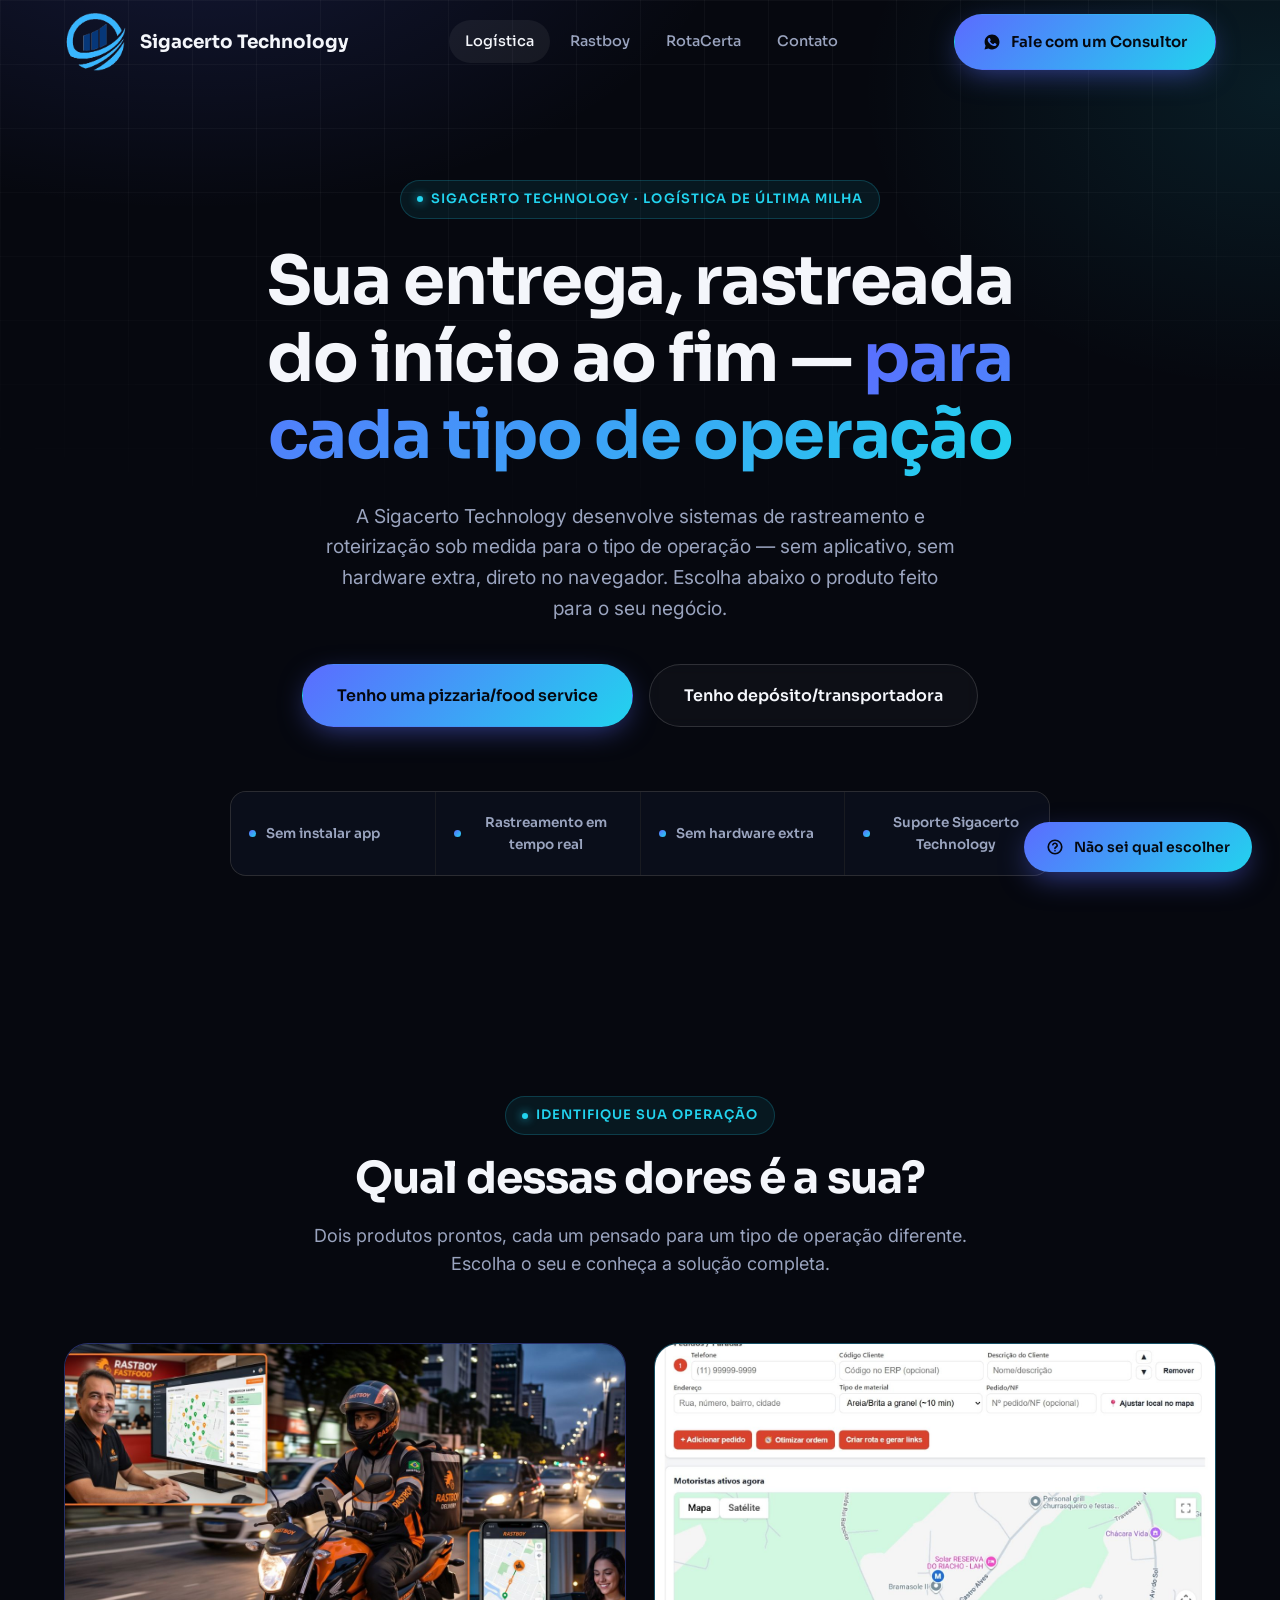
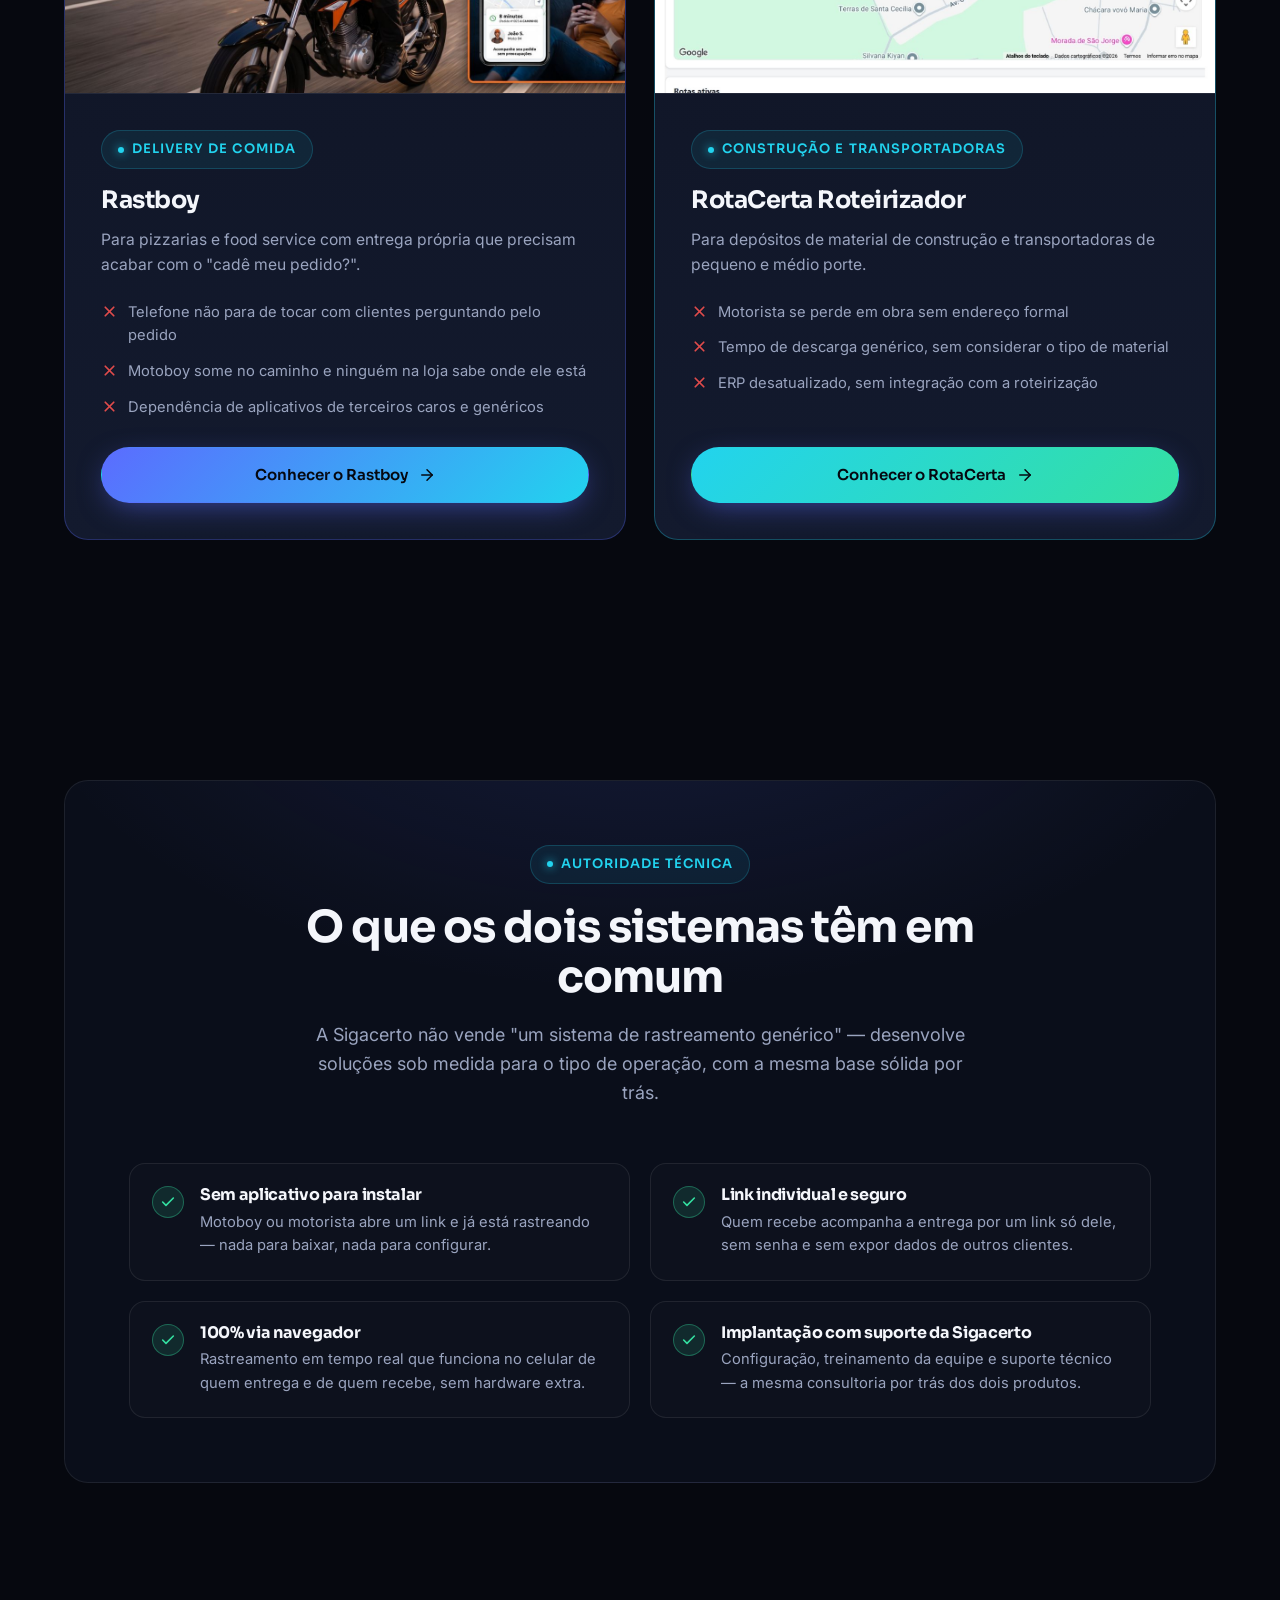
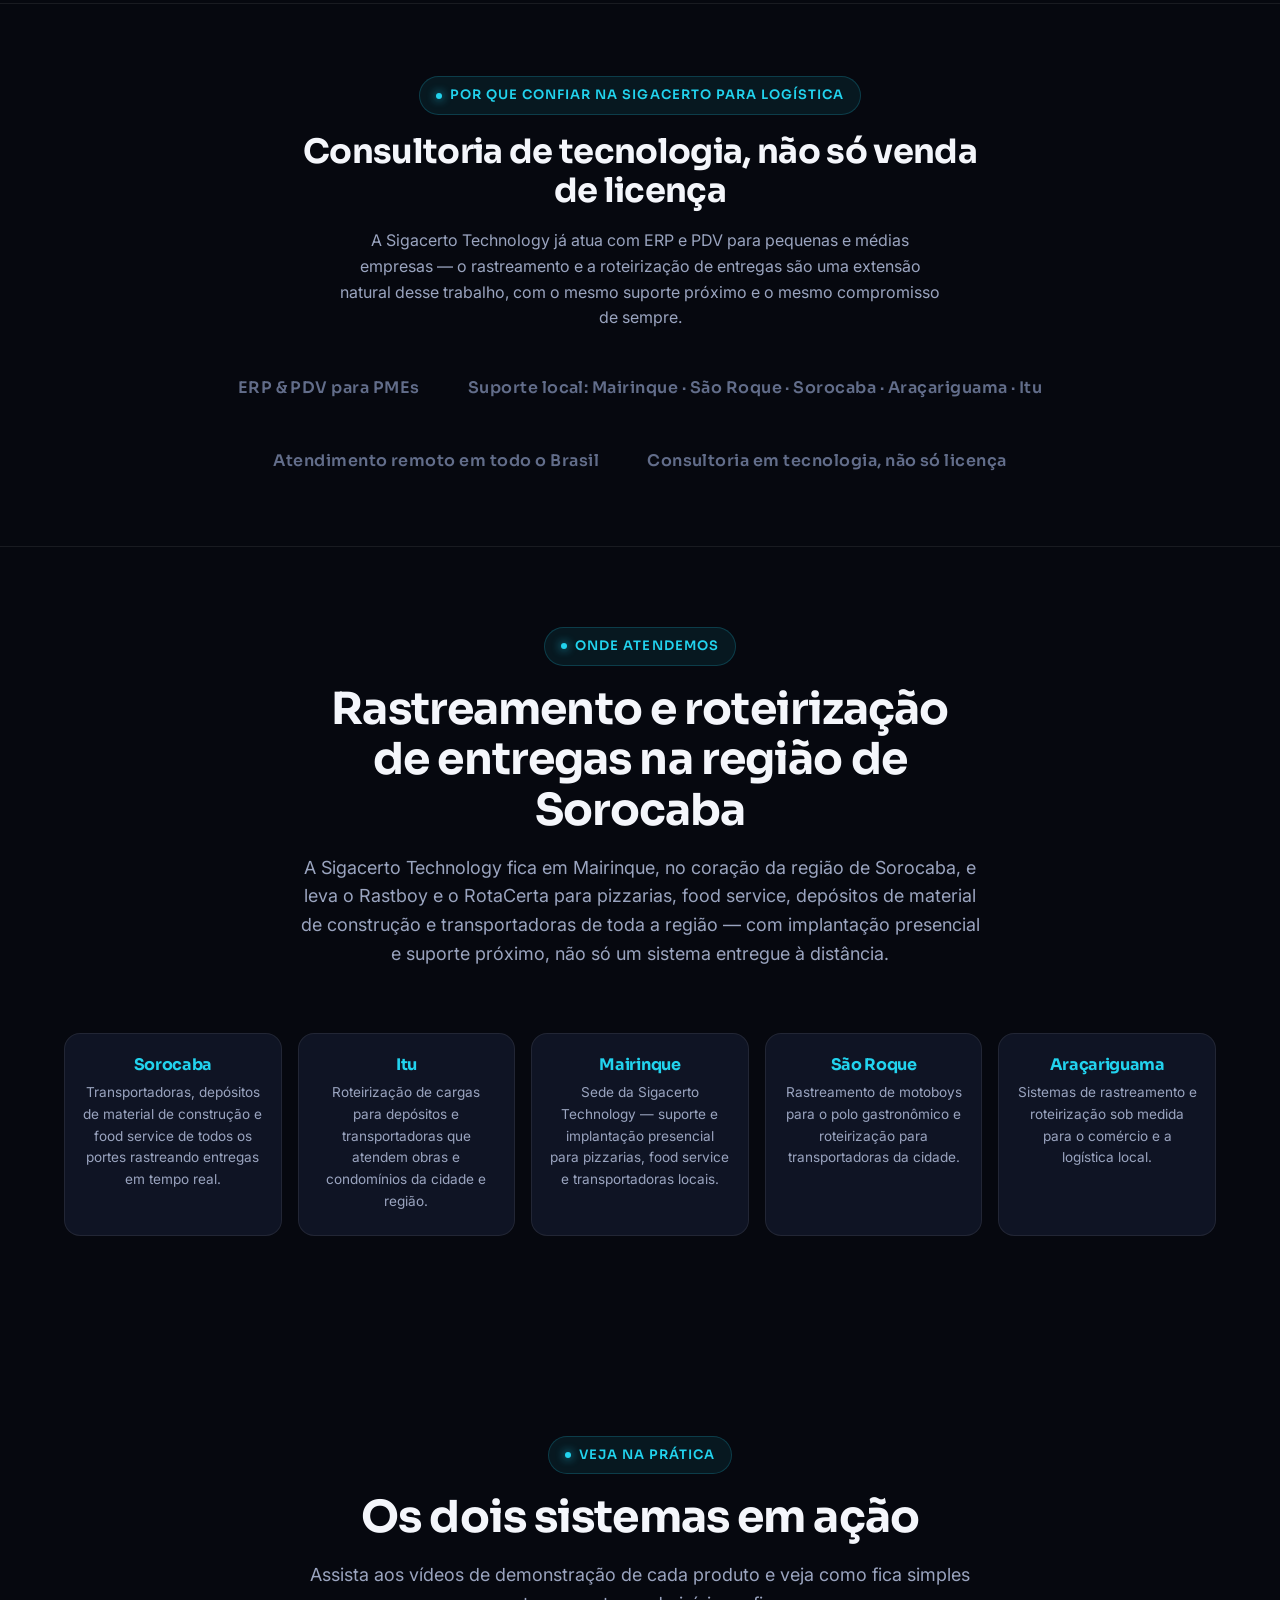
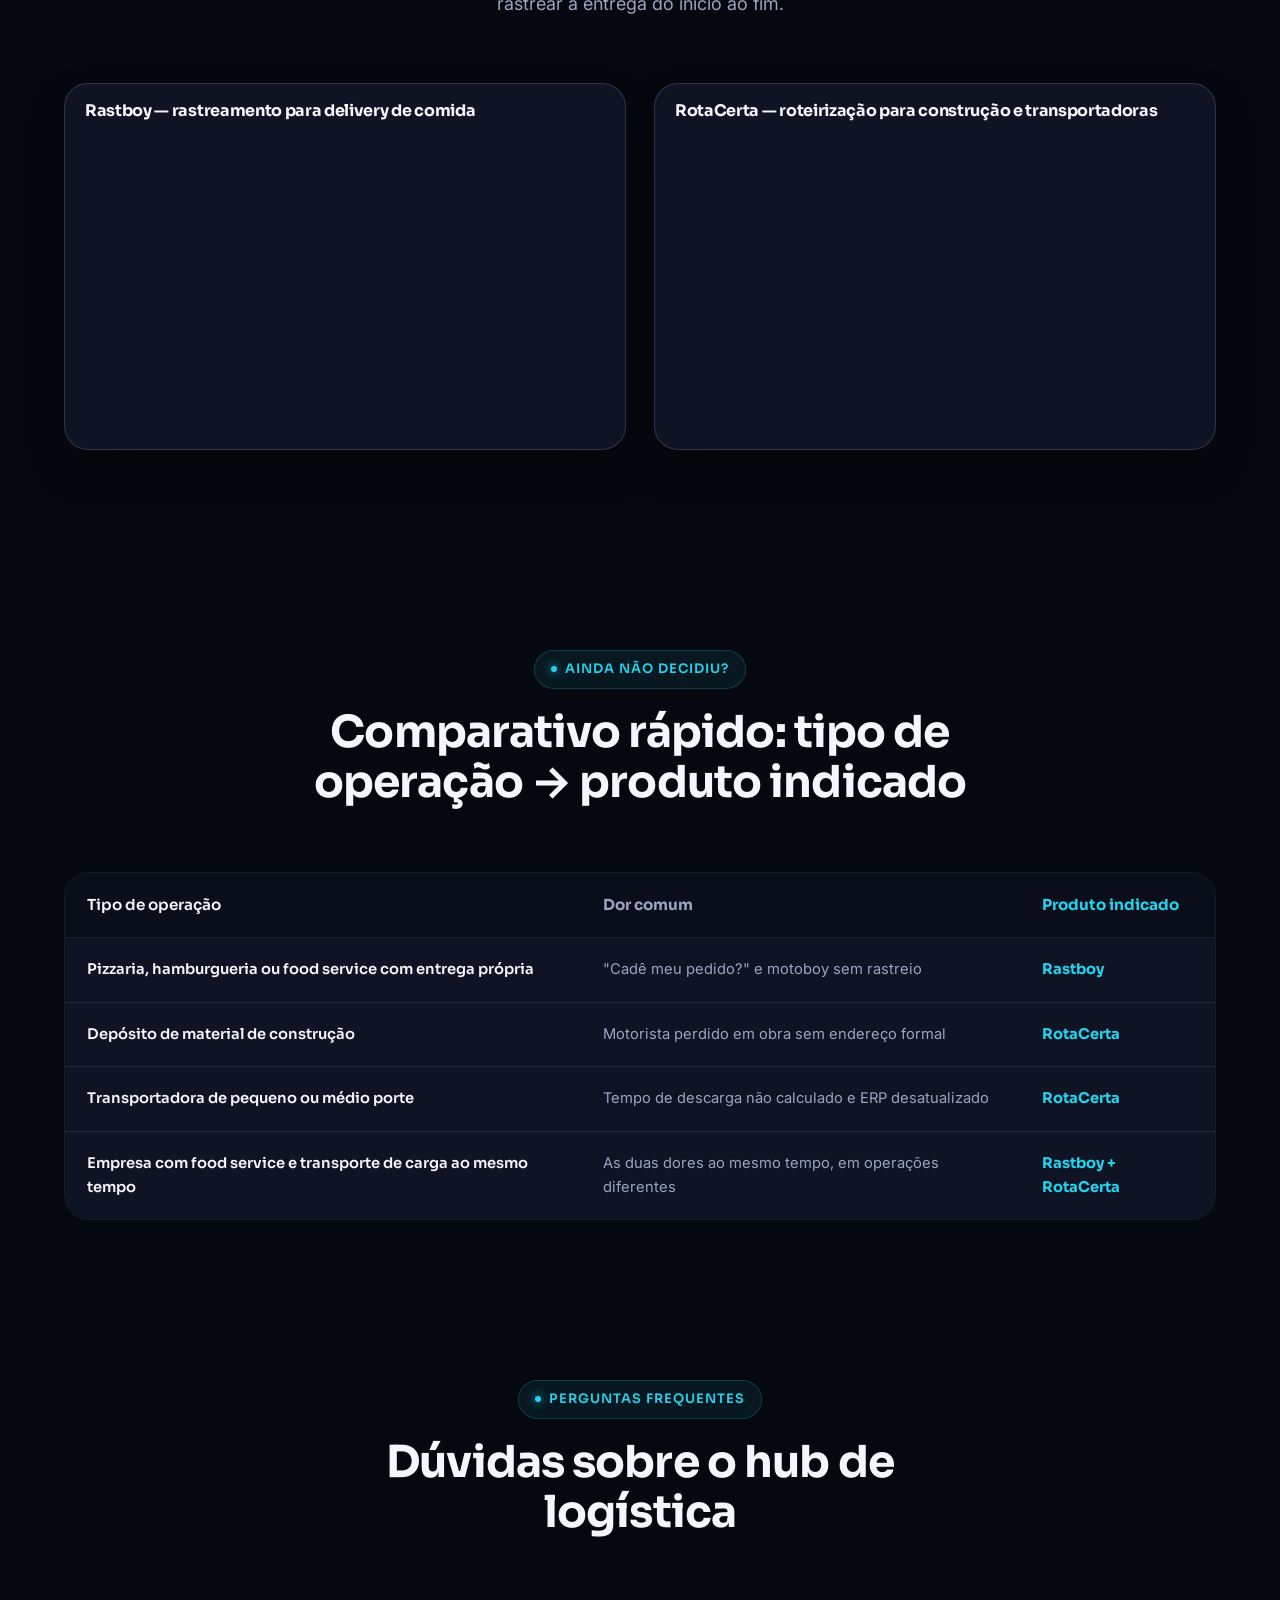
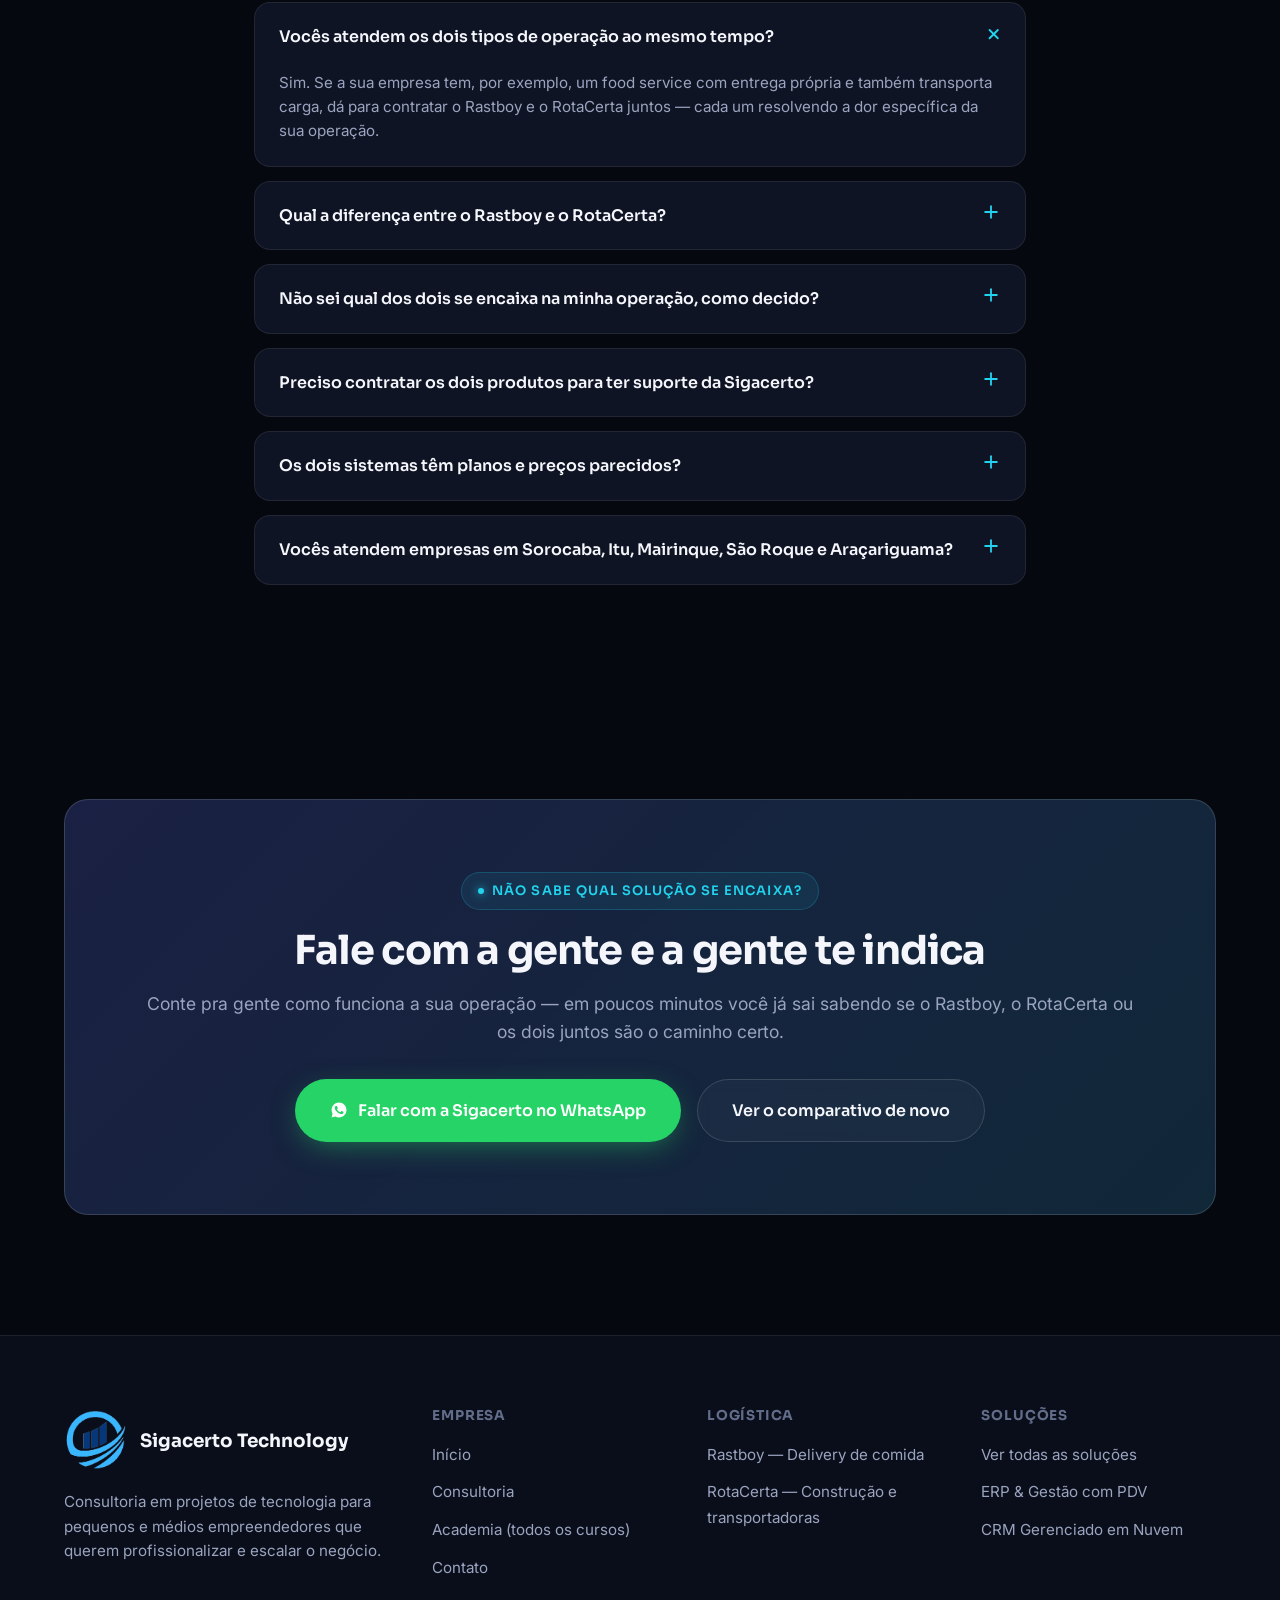
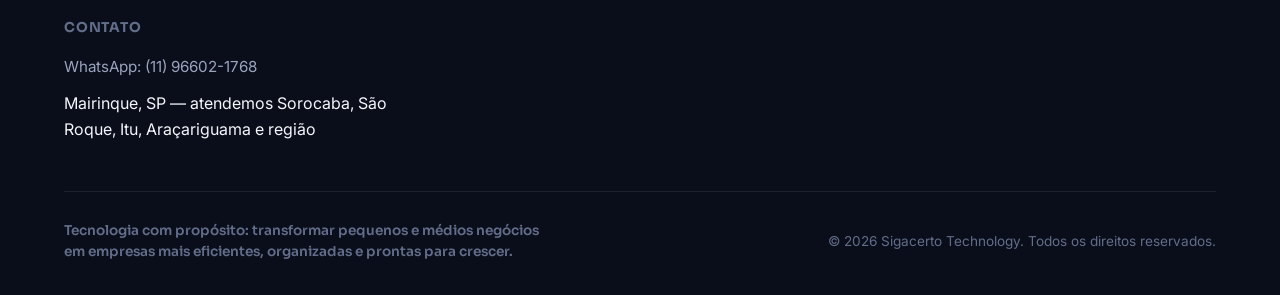
<file: index.html>
<!DOCTYPE html>
<html lang="pt-BR">
<head>
<meta charset="UTF-8">
<meta name="viewport" content="width=device-width, initial-scale=1.0">
<title>Rastreamento e Roteirização de Entregas em Sorocaba, Itu e Mairinque | Sigacerto Technology</title>
<meta name="description" content="Rastreamento de motoboys e roteirização de cargas em tempo real, direto no navegador, sem aplicativo. Rastboy e RotaCerta atendem Sorocaba, Itu, Mairinque, São Roque e Araçariguama — soluções da Sigacerto Technology.">
<meta name="keywords" content="rastreamento de motoboy, roteirização de entregas, sistema de rastreamento de entregadores, roteirizador de cargas, logística Sorocaba, logística Itu, logística Mairinque, logística São Roque, logística Araçariguama">
<meta name="robots" content="index, follow">
<link rel="canonical" href="https://logistica.sigacerto.com.br/">
<meta property="og:type" content="website">
<meta property="og:title" content="Rastreamento e Roteirização de Entregas em Sorocaba, Itu e Mairinque | Sigacerto Technology">
<meta property="og:description" content="Rastreamento de motoboys e roteirização de cargas em tempo real, direto no navegador, sem aplicativo. Rastboy e RotaCerta atendem Sorocaba, Itu, Mairinque, São Roque e Araçariguama.">
<meta property="og:image" content="https://logistica.sigacerto.com.br/assets/img/logo/full.png">
<meta property="og:locale" content="pt_BR">
<meta property="og:site_name" content="Sigacerto Technology — Logística">
<meta name="twitter:card" content="summary_large_image">
<meta name="twitter:image" content="https://logistica.sigacerto.com.br/assets/img/logo/full.png">
<link rel="preconnect" href="https://fonts.googleapis.com">
<link rel="preconnect" href="https://fonts.gstatic.com" crossorigin>
<link href="https://fonts.googleapis.com/css2?family=Inter:wght@400;500;600;700&family=Sora:wght@500;600;700;800&display=swap" rel="stylesheet">
<link rel="stylesheet" href="assets/css/style.css">
<link rel="icon" href="assets/img/logo/icon.png">

<script type="application/ld+json">
{
  "@context": "https://schema.org",
  "@graph": [
    {
      "@type": "WebSite",
      "@id": "https://logistica.sigacerto.com.br/#website",
      "name": "Sigacerto Technology — Logística",
      "url": "https://logistica.sigacerto.com.br/",
      "inLanguage": "pt-BR",
      "publisher": { "@id": "https://logistica.sigacerto.com.br/#organization" }
    },
    {
      "@type": "Organization",
      "@id": "https://logistica.sigacerto.com.br/#organization",
      "name": "Sigacerto Technology",
      "url": "https://logistica.sigacerto.com.br/",
      "logo": "https://logistica.sigacerto.com.br/assets/img/logo/icon.png",
      "image": "https://logistica.sigacerto.com.br/assets/img/logo/full.png",
      "description": "Consultoria de tecnologia especializada em rastreamento de entregadores e roteirização de cargas para pequenas e médias empresas.",
      "sameAs": ["https://sigacerto.com.br/"],
      "contactPoint": {
        "@type": "ContactPoint",
        "telephone": "+55-11-96602-1768",
        "contactType": "sales",
        "areaServed": "BR",
        "availableLanguage": "Portuguese"
      },
      "areaServed": [
        { "@type": "City", "name": "Mairinque" },
        { "@type": "City", "name": "São Roque" },
        { "@type": "City", "name": "Sorocaba" },
        { "@type": "City", "name": "Araçariguama" },
        { "@type": "City", "name": "Itu" }
      ]
    },
    {
      "@type": "SiteNavigationElement",
      "name": "Rastboy — Rastreamento de motoboys e delivery",
      "description": "Rastreamento em tempo real de motoboys, roteiro com múltiplas entregas e link de acompanhamento para o cliente. Ideal para pizzarias e food service com entrega própria.",
      "url": "https://logistica.sigacerto.com.br/rastboy"
    },
    {
      "@type": "SiteNavigationElement",
      "name": "RotaCerta — Roteirização de cargas para transportadoras",
      "description": "Roteirizador para transportadoras e depósitos de material de construção: geolocalização de obra sem endereço formal, tempo de descarga por tipo de material e integração com ERP.",
      "url": "https://logistica.sigacerto.com.br/rotacerta-roteirizador"
    },
    {
      "@type": "ItemList",
      "name": "Soluções de logística Sigacerto Technology",
      "itemListElement": [
        {
          "@type": "ListItem",
          "position": 1,
          "name": "Rastboy",
          "url": "https://logistica.sigacerto.com.br/rastboy"
        },
        {
          "@type": "ListItem",
          "position": 2,
          "name": "RotaCerta Roteirizador",
          "url": "https://logistica.sigacerto.com.br/rotacerta-roteirizador"
        }
      ]
    }
  ]
}
</script>

<style>
  /* Hub de Logística — estilos específicos desta página */

  .hub-triage-grid {
    display: grid;
    grid-template-columns: repeat(2, 1fr);
    gap: 28px;
  }

  .hub-card {
    background: linear-gradient(180deg, var(--surface) 0%, var(--surface-2) 100%);
    border: 1px solid var(--border);
    border-radius: var(--radius-lg);
    overflow: hidden;
    display: flex;
    flex-direction: column;
    transition: transform 0.3s ease, border-color 0.3s ease, box-shadow 0.3s ease;
  }
  .hub-card:hover { transform: translateY(-6px); box-shadow: var(--shadow-card); }
  .hub-card.rastboy { border-color: rgba(91,108,255,0.3); }
  .hub-card.rotacerta { border-color: rgba(34,211,238,0.3); }

  .hub-card-media { position: relative; aspect-ratio: 16 / 10; overflow: hidden; border-bottom: 1px solid var(--border); }
  .hub-card-media img { width: 100%; height: 100%; object-fit: cover; transition: transform 0.5s ease; }
  .hub-card:hover .hub-card-media img { transform: scale(1.05); }

  .hub-card-body { padding: 36px; display: flex; flex-direction: column; flex-grow: 1; }
  .hub-card-body .eyebrow { margin-bottom: 4px; align-self: flex-start; }
  .hub-card-body h3 { font-size: 1.5rem; margin-top: 14px; }
  .hub-card-body .hub-lede { color: var(--text-muted); font-size: 0.98rem; margin-top: 12px; }

  .hub-pain-list { margin: 24px 0 28px; display: flex; flex-direction: column; gap: 12px; flex-grow: 1; }
  .hub-pain-list li {
    display: flex; gap: 10px; align-items: flex-start;
    font-size: 0.92rem; color: var(--text-muted);
  }
  .hub-pain-list li svg { flex-shrink: 0; width: 17px; height: 17px; color: #e04b4b; margin-top: 2px; }

  .hub-card.rotacerta .btn-primary { background: linear-gradient(135deg, #22d3ee 0%, #34e0a1 100%); }

  .hub-faq-item {
    border: 1px solid var(--border);
    border-radius: var(--radius-md);
    background: var(--surface);
    margin-bottom: 14px;
    overflow: hidden;
  }
  .hub-faq-item summary {
    cursor: pointer;
    list-style: none;
    padding: 20px 24px;
    display: flex; align-items: center; justify-content: space-between; gap: 16px;
    font-family: var(--font-display);
    font-weight: 600;
    font-size: 1rem;
  }
  .hub-faq-item summary::-webkit-details-marker { display: none; }
  .hub-faq-icon { flex-shrink: 0; color: var(--accent-2); transition: transform 0.2s ease; }
  .hub-faq-icon svg { width: 20px; height: 20px; }
  .hub-faq-item[open] .hub-faq-icon { transform: rotate(45deg); }
  .hub-faq-item p { padding: 0 24px 22px; color: var(--text-muted); font-size: 0.95rem; }

  .hub-video-grid { display: grid; grid-template-columns: 1fr 1fr; gap: 28px; }
  .hub-video-card { border: 1px solid var(--border-strong); border-radius: var(--radius-lg); overflow: hidden; background: var(--surface); box-shadow: var(--shadow-card); }
  .hub-video-card h4 { font-family: var(--font-display); font-size: 1rem; padding: 18px 20px 0; }
  .hub-video-frame { position: relative; width: 100%; padding-top: 56.25%; margin-top: 14px; }
  .hub-video-frame iframe { position: absolute; inset: 0; width: 100%; height: 100%; border: 0; }

  .hub-compare-table th:nth-child(3), .hub-compare-table td:nth-child(3) { font-family: var(--font-display); font-weight: 700; color: var(--accent-2); }

  .hub-final-actions { display: flex; gap: 16px; justify-content: center; margin-top: 32px; flex-wrap: wrap; }

  .hub-chooser {
    position: fixed;
    bottom: 28px; right: 28px;
    z-index: 90;
    display: flex; align-items: center; gap: 10px;
    background: var(--gradient);
    color: #050810;
    font-family: var(--font-display);
    font-weight: 600;
    font-size: 14px;
    padding: 14px 22px;
    border-radius: var(--radius-full);
    box-shadow: 0 10px 30px -6px rgba(91,108,255,0.55);
    transition: transform 0.25s ease, box-shadow 0.25s ease;
  }
  .hub-chooser:hover { transform: translateY(-2px); box-shadow: 0 14px 36px -4px rgba(91,108,255,0.7); }
  .hub-chooser svg { width: 18px; height: 18px; }

  .hub-cities-grid { display: grid; grid-template-columns: repeat(5, 1fr); gap: 16px; }
  .hub-city-card {
    padding: 22px 18px;
    border: 1px solid var(--border);
    border-radius: var(--radius-md);
    background: var(--surface);
    text-align: center;
  }
  .hub-city-card h4 { font-family: var(--font-display); font-size: 1rem; color: var(--accent-2); }
  .hub-city-card p { margin-top: 8px; font-size: 0.85rem; color: var(--text-muted); }

  @media (max-width: 900px) {
    .hub-triage-grid { grid-template-columns: 1fr; }
    .hub-video-grid { grid-template-columns: 1fr; }
    .hub-cities-grid { grid-template-columns: repeat(2, 1fr); }
  }
  @media (max-width: 640px) {
    .hub-chooser span { display: none; }
    .hub-chooser { padding: 14px; }
  }
</style>
</head>
<body>

<header class="site-header">
  <div class="container">
    <a href="index.html" class="brand">
      <img src="assets/img/logo/icon.png" alt="Sigacerto Technology" width="64" height="64">
      <span>Sigacerto Technology</span>
    </a>
    <nav class="main-nav">
      <a href="index.html" class="active">Logística</a>
      <a href="rastboy">Rastboy</a>
      <a href="rotacerta-roteirizador">RotaCerta</a>
      <a href="#cta-final">Contato</a>
      <a href="https://wa.me/5511966021768?text=Ol%C3%A1!%20Vim%20pelo%20hub%20de%20log%C3%ADstica%20da%20Sigacerto%20e%20quero%20saber%20qual%20solu%C3%A7%C3%A3o%20se%20encaixa%20na%20minha%20opera%C3%A7%C3%A3o." target="_blank" rel="noopener" class="nav-cta">Fale com um Consultor</a>
    </nav>
    <div class="header-actions">
      <a href="https://wa.me/5511966021768?text=Ol%C3%A1!%20Vim%20pelo%20hub%20de%20log%C3%ADstica%20da%20Sigacerto%20e%20quero%20saber%20qual%20solu%C3%A7%C3%A3o%20se%20encaixa%20na%20minha%20opera%C3%A7%C3%A3o." target="_blank" rel="noopener" class="btn btn-primary">
        <svg viewBox="0 0 24 24" fill="currentColor"><path d="M12.04 2C6.58 2 2.13 6.45 2.13 11.91c0 1.75.46 3.45 1.32 4.95L2 22l5.25-1.38a9.9 9.9 0 0 0 4.79 1.22h.01c5.46 0 9.91-4.45 9.91-9.91C21.96 6.45 17.5 2 12.04 2Zm5.8 14.03c-.24.68-1.4 1.32-1.94 1.4-.5.08-1.12.11-1.8-.12-.42-.14-.96-.32-1.65-.62-2.9-1.25-4.8-4.16-4.94-4.35-.14-.19-1.18-1.57-1.18-3 0-1.42.75-2.12 1.02-2.41.27-.29.58-.36.78-.36.2 0 .39 0 .56.01.18.01.42-.07.66.5.24.58.82 2 .89 2.14.07.14.12.31.02.5-.1.19-.15.31-.29.48-.15.17-.31.38-.44.51-.15.15-.3.31-.13.6.17.29.75 1.24 1.62 2.01 1.11.99 2.05 1.3 2.34 1.44.29.15.46.13.63-.05.17-.19.72-.84.92-1.13.19-.29.38-.24.63-.14.26.1 1.63.77 1.91.91.29.14.48.21.55.33.07.12.07.7-.17 1.38Z"/></svg>
        Fale com um Consultor
      </a>
      <button class="nav-toggle" aria-label="Abrir menu" aria-expanded="false">
        <svg viewBox="0 0 24 24" fill="none" stroke="currentColor" stroke-width="2" stroke-linecap="round"><line x1="3" y1="6" x2="21" y2="6"/><line x1="3" y1="12" x2="21" y2="12"/><line x1="3" y1="18" x2="21" y2="18"/></svg>
      </button>
    </div>
  </div>
</header>

<main>

  <!-- HERO -->
  <section class="hero">
    <div class="bg-grid"></div>
    <div class="container">
      <div class="hero-inner" style="max-width: 820px; margin: 0 auto; text-align: center;">
        <span class="eyebrow">SIGACERTO TECHNOLOGY · LOGÍSTICA DE ÚLTIMA MILHA</span>
        <h1>Sua entrega, rastreada do início ao fim — <span class="text-gradient">para cada tipo de operação</span></h1>
        <p class="lede" style="margin-inline: auto;">A Sigacerto Technology desenvolve sistemas de rastreamento e roteirização sob medida para o tipo de operação — sem aplicativo, sem hardware extra, direto no navegador. Escolha abaixo o produto feito para o seu negócio.</p>
        <div class="hero-actions" style="justify-content: center;">
          <a href="#triagem-rastboy" class="btn btn-primary btn-lg">Tenho uma pizzaria/food service</a>
          <a href="#triagem-rotacerta" class="btn btn-ghost btn-lg">Tenho depósito/transportadora</a>
        </div>
        <div class="hero-pillars">
          <div>Sem instalar app</div>
          <div>Rastreamento em tempo real</div>
          <div>Sem hardware extra</div>
          <div>Suporte Sigacerto Technology</div>
        </div>
      </div>
    </div>
  </section>

  <!-- TRIAGEM -->
  <section class="section" id="triagem" data-reveal>
    <div class="container">
      <div class="section-head center">
        <span class="eyebrow">IDENTIFIQUE SUA OPERAÇÃO</span>
        <h2>Qual dessas dores é a sua?</h2>
        <p>Dois produtos prontos, cada um pensado para um tipo de operação diferente. Escolha o seu e conheça a solução completa.</p>
      </div>

      <div class="hub-triage-grid">

        <!-- Card Rastboy -->
        <div class="hub-card rastboy" id="triagem-rastboy">
          <div class="hub-card-media">
            <img src="assets/img/rastboy/dashboard.jpg" alt="Painel do Rastboy mostrando o mapa em tempo real com a localização dos motoboys e o andamento das entregas" loading="lazy" width="1408" height="768">
          </div>
          <div class="hub-card-body">
            <span class="eyebrow">DELIVERY DE COMIDA</span>
            <h3>Rastboy</h3>
            <p class="hub-lede">Para pizzarias e food service com entrega própria que precisam acabar com o "cadê meu pedido?".</p>
            <ul class="hub-pain-list">
              <li><svg viewBox="0 0 24 24" fill="none" stroke="currentColor" stroke-width="2.4" stroke-linecap="round"><line x1="18" y1="6" x2="6" y2="18"/><line x1="6" y1="6" x2="18" y2="18"/></svg> Telefone não para de tocar com clientes perguntando pelo pedido</li>
              <li><svg viewBox="0 0 24 24" fill="none" stroke="currentColor" stroke-width="2.4" stroke-linecap="round"><line x1="18" y1="6" x2="6" y2="18"/><line x1="6" y1="6" x2="18" y2="18"/></svg> Motoboy some no caminho e ninguém na loja sabe onde ele está</li>
              <li><svg viewBox="0 0 24 24" fill="none" stroke="currentColor" stroke-width="2.4" stroke-linecap="round"><line x1="18" y1="6" x2="6" y2="18"/><line x1="6" y1="6" x2="18" y2="18"/></svg> Dependência de aplicativos de terceiros caros e genéricos</li>
            </ul>
            <a href="rastboy" class="btn btn-primary btn-block">
              Conhecer o Rastboy
              <svg viewBox="0 0 24 24" fill="none" stroke="currentColor" stroke-width="2" stroke-linecap="round" stroke-linejoin="round"><line x1="5" y1="12" x2="19" y2="12"/><polyline points="12 5 19 12 12 19"/></svg>
            </a>
          </div>
        </div>

        <!-- Card RotaCerta -->
        <div class="hub-card rotacerta" id="triagem-rotacerta">
          <div class="hub-card-media">
            <img src="assets/img/rotacerta/frota-mapa-tempo-real.jpg" alt="Painel do operador do RotaCerta com cadastro de pedidos por tipo de material e mapa de motoristas ativos em tempo real" loading="lazy" width="1500" height="1000">
          </div>
          <div class="hub-card-body">
            <span class="eyebrow" style="color: var(--accent-2);">CONSTRUÇÃO E TRANSPORTADORAS</span>
            <h3>RotaCerta Roteirizador</h3>
            <p class="hub-lede">Para depósitos de material de construção e transportadoras de pequeno e médio porte.</p>
            <ul class="hub-pain-list">
              <li><svg viewBox="0 0 24 24" fill="none" stroke="currentColor" stroke-width="2.4" stroke-linecap="round"><line x1="18" y1="6" x2="6" y2="18"/><line x1="6" y1="6" x2="18" y2="18"/></svg> Motorista se perde em obra sem endereço formal</li>
              <li><svg viewBox="0 0 24 24" fill="none" stroke="currentColor" stroke-width="2.4" stroke-linecap="round"><line x1="18" y1="6" x2="6" y2="18"/><line x1="6" y1="6" x2="18" y2="18"/></svg> Tempo de descarga genérico, sem considerar o tipo de material</li>
              <li><svg viewBox="0 0 24 24" fill="none" stroke="currentColor" stroke-width="2.4" stroke-linecap="round"><line x1="18" y1="6" x2="6" y2="18"/><line x1="6" y1="6" x2="18" y2="18"/></svg> ERP desatualizado, sem integração com a roteirização</li>
            </ul>
            <a href="rotacerta-roteirizador" class="btn btn-primary btn-block">
              Conhecer o RotaCerta
              <svg viewBox="0 0 24 24" fill="none" stroke="currentColor" stroke-width="2" stroke-linecap="round" stroke-linejoin="round"><line x1="5" y1="12" x2="19" y2="12"/><polyline points="12 5 19 12 12 19"/></svg>
            </a>
          </div>
        </div>

      </div>
    </div>
  </section>

  <!-- O QUE OS DOIS TÊM EM COMUM -->
  <section class="section" data-reveal>
    <div class="container">
      <div class="ecosystem">
        <div class="section-head center" style="margin-bottom: 0;">
          <span class="eyebrow">AUTORIDADE TÉCNICA</span>
          <h2>O que os dois sistemas têm em comum</h2>
          <p>A Sigacerto não vende "um sistema de rastreamento genérico" — desenvolve soluções sob medida para o tipo de operação, com a mesma base sólida por trás.</p>
        </div>
        <div class="ecosystem-list">
          <div class="ecosystem-item">
            <span class="check"><svg viewBox="0 0 24 24" fill="none" stroke="currentColor" stroke-width="2.4" stroke-linecap="round" stroke-linejoin="round"><path d="M20 6 9 17l-5-5"/></svg></span>
            <div>
              <h4>Sem aplicativo para instalar</h4>
              <p>Motoboy ou motorista abre um link e já está rastreando — nada para baixar, nada para configurar.</p>
            </div>
          </div>
          <div class="ecosystem-item">
            <span class="check"><svg viewBox="0 0 24 24" fill="none" stroke="currentColor" stroke-width="2.4" stroke-linecap="round" stroke-linejoin="round"><path d="M20 6 9 17l-5-5"/></svg></span>
            <div>
              <h4>Link individual e seguro</h4>
              <p>Quem recebe acompanha a entrega por um link só dele, sem senha e sem expor dados de outros clientes.</p>
            </div>
          </div>
          <div class="ecosystem-item">
            <span class="check"><svg viewBox="0 0 24 24" fill="none" stroke="currentColor" stroke-width="2.4" stroke-linecap="round" stroke-linejoin="round"><path d="M20 6 9 17l-5-5"/></svg></span>
            <div>
              <h4>100% via navegador</h4>
              <p>Rastreamento em tempo real que funciona no celular de quem entrega e de quem recebe, sem hardware extra.</p>
            </div>
          </div>
          <div class="ecosystem-item">
            <span class="check"><svg viewBox="0 0 24 24" fill="none" stroke="currentColor" stroke-width="2.4" stroke-linecap="round" stroke-linejoin="round"><path d="M20 6 9 17l-5-5"/></svg></span>
            <div>
              <h4>Implantação com suporte da Sigacerto</h4>
              <p>Configuração, treinamento da equipe e suporte técnico — a mesma consultoria por trás dos dois produtos.</p>
            </div>
          </div>
        </div>
      </div>
    </div>
  </section>

  <!-- POR QUE CONFIAR -->
  <section class="credibility" data-reveal>
    <div class="container">
      <span class="eyebrow">POR QUE CONFIAR NA SIGACERTO PARA LOGÍSTICA</span>
      <h2 style="margin-top: 18px;">Consultoria de tecnologia, não só venda de licença</h2>
      <p>A Sigacerto Technology já atua com ERP e PDV para pequenas e médias empresas — o rastreamento e a roteirização de entregas são uma extensão natural desse trabalho, com o mesmo suporte próximo e o mesmo compromisso de sempre.</p>
      <div class="credibility-marks">
        <span>ERP &amp; PDV para PMEs</span>
        <span>Suporte local: Mairinque · São Roque · Sorocaba · Araçariguama · Itu</span>
        <span>Atendimento remoto em todo o Brasil</span>
        <span>Consultoria em tecnologia, não só licença</span>
      </div>
    </div>
  </section>

  <!-- ÁREA DE ATENDIMENTO -->
  <section class="section-tight" id="area-de-atendimento" data-reveal>
    <div class="container">
      <div class="section-head center">
        <span class="eyebrow">ONDE ATENDEMOS</span>
        <h2>Rastreamento e roteirização de entregas na região de Sorocaba</h2>
        <p>A Sigacerto Technology fica em Mairinque, no coração da região de Sorocaba, e leva o Rastboy e o RotaCerta para pizzarias, food service, depósitos de material de construção e transportadoras de toda a região — com implantação presencial e suporte próximo, não só um sistema entregue à distância.</p>
      </div>
      <div class="hub-cities-grid">
        <div class="hub-city-card"><h4>Sorocaba</h4><p>Transportadoras, depósitos de material de construção e food service de todos os portes rastreando entregas em tempo real.</p></div>
        <div class="hub-city-card"><h4>Itu</h4><p>Roteirização de cargas para depósitos e transportadoras que atendem obras e condomínios da cidade e região.</p></div>
        <div class="hub-city-card"><h4>Mairinque</h4><p>Sede da Sigacerto Technology — suporte e implantação presencial para pizzarias, food service e transportadoras locais.</p></div>
        <div class="hub-city-card"><h4>São Roque</h4><p>Rastreamento de motoboys para o polo gastronômico e roteirização para transportadoras da cidade.</p></div>
        <div class="hub-city-card"><h4>Araçariguama</h4><p>Sistemas de rastreamento e roteirização sob medida para o comércio e a logística local.</p></div>
      </div>
    </div>
  </section>

  <!-- VÍDEOS -->
  <section class="section" data-reveal>
    <div class="container">
      <div class="section-head center">
        <span class="eyebrow">VEJA NA PRÁTICA</span>
        <h2>Os dois sistemas em ação</h2>
        <p>Assista aos vídeos de demonstração de cada produto e veja como fica simples rastrear a entrega do início ao fim.</p>
      </div>
      <div class="hub-video-grid">
        <div class="hub-video-card">
          <h4>Rastboy — rastreamento para delivery de comida</h4>
          <div class="hub-video-frame">
            <iframe src="https://www.youtube.com/embed/MqZ6S01QC7s" title="Rastboy em ação" loading="lazy" allow="accelerometer; autoplay; clipboard-write; encrypted-media; gyroscope; picture-in-picture; web-share" allowfullscreen></iframe>
          </div>
        </div>
        <div class="hub-video-card">
          <h4>RotaCerta — roteirização para construção e transportadoras</h4>
          <div class="hub-video-frame">
            <iframe src="https://www.youtube.com/embed/kg2aDQE6BiQ" title="RotaCerta Roteirizador — demonstração" loading="lazy" allow="accelerometer; autoplay; clipboard-write; encrypted-media; gyroscope; picture-in-picture" allowfullscreen></iframe>
          </div>
        </div>
      </div>
    </div>
  </section>

  <!-- COMPARATIVO -->
  <section class="section-tight" data-reveal>
    <div class="container">
      <div class="section-head center">
        <span class="eyebrow">AINDA NÃO DECIDIU?</span>
        <h2>Comparativo rápido: tipo de operação → produto indicado</h2>
      </div>
      <div class="plans-table-wrap">
        <table class="plans-table hub-compare-table">
          <thead>
            <tr>
              <th>Tipo de operação</th>
              <th>Dor comum</th>
              <th class="featured-col">Produto indicado</th>
            </tr>
          </thead>
          <tbody>
            <tr>
              <td>Pizzaria, hamburgueria ou food service com entrega própria</td>
              <td>"Cadê meu pedido?" e motoboy sem rastreio</td>
              <td>Rastboy</td>
            </tr>
            <tr>
              <td>Depósito de material de construção</td>
              <td>Motorista perdido em obra sem endereço formal</td>
              <td>RotaCerta</td>
            </tr>
            <tr>
              <td>Transportadora de pequeno ou médio porte</td>
              <td>Tempo de descarga não calculado e ERP desatualizado</td>
              <td>RotaCerta</td>
            </tr>
            <tr>
              <td>Empresa com food service e transporte de carga ao mesmo tempo</td>
              <td>As duas dores ao mesmo tempo, em operações diferentes</td>
              <td>Rastboy + RotaCerta</td>
            </tr>
          </tbody>
        </table>
      </div>
    </div>
  </section>

  <!-- FAQ -->
  <section class="section-tight" data-reveal>
    <div class="container" style="max-width: 820px;">
      <div class="section-head center">
        <span class="eyebrow">PERGUNTAS FREQUENTES</span>
        <h2>Dúvidas sobre o hub de logística</h2>
      </div>

      <details class="hub-faq-item" open>
        <summary>Vocês atendem os dois tipos de operação ao mesmo tempo?
          <span class="hub-faq-icon"><svg viewBox="0 0 24 24" fill="none" stroke="currentColor" stroke-width="2.2" stroke-linecap="round" stroke-linejoin="round"><line x1="12" y1="5" x2="12" y2="19"/><line x1="5" y1="12" x2="19" y2="12"/></svg></span>
        </summary>
        <p>Sim. Se a sua empresa tem, por exemplo, um food service com entrega própria e também transporta carga, dá para contratar o Rastboy e o RotaCerta juntos — cada um resolvendo a dor específica da sua operação.</p>
      </details>

      <details class="hub-faq-item">
        <summary>Qual a diferença entre o Rastboy e o RotaCerta?
          <span class="hub-faq-icon"><svg viewBox="0 0 24 24" fill="none" stroke="currentColor" stroke-width="2.2" stroke-linecap="round" stroke-linejoin="round"><line x1="12" y1="5" x2="12" y2="19"/><line x1="5" y1="12" x2="19" y2="12"/></svg></span>
        </summary>
        <p>O Rastboy foi feito para pizzarias e food service que entregam com motoboy próprio, com foco em rotas simples de delivery. O RotaCerta foi feito para depósitos de material de construção e transportadoras, com geolocalização de obra sem endereço formal, tempo de descarga por tipo de material e integração com ERP. Os dois usam a mesma base de rastreamento em tempo real via navegador, sem aplicativo.</p>
      </details>

      <details class="hub-faq-item">
        <summary>Não sei qual dos dois se encaixa na minha operação, como decido?
          <span class="hub-faq-icon"><svg viewBox="0 0 24 24" fill="none" stroke="currentColor" stroke-width="2.2" stroke-linecap="round" stroke-linejoin="round"><line x1="12" y1="5" x2="12" y2="19"/><line x1="5" y1="12" x2="19" y2="12"/></svg></span>
        </summary>
        <p>Use o comparativo desta página ou fale direto com a gente no WhatsApp: em poucos minutos identificamos o tipo da sua operação e indicamos o produto certo, sem compromisso.</p>
      </details>

      <details class="hub-faq-item">
        <summary>Preciso contratar os dois produtos para ter suporte da Sigacerto?
          <span class="hub-faq-icon"><svg viewBox="0 0 24 24" fill="none" stroke="currentColor" stroke-width="2.2" stroke-linecap="round" stroke-linejoin="round"><line x1="12" y1="5" x2="12" y2="19"/><line x1="5" y1="12" x2="19" y2="12"/></svg></span>
        </summary>
        <p>Não. Cada produto é vendido e implantado separadamente, com o seu próprio plano e suporte técnico. O hub existe só para te ajudar a identificar qual dos dois é o certo para a sua operação.</p>
      </details>

      <details class="hub-faq-item">
        <summary>Os dois sistemas têm planos e preços parecidos?
          <span class="hub-faq-icon"><svg viewBox="0 0 24 24" fill="none" stroke="currentColor" stroke-width="2.2" stroke-linecap="round" stroke-linejoin="round"><line x1="12" y1="5" x2="12" y2="19"/><line x1="5" y1="12" x2="19" y2="12"/></svg></span>
        </summary>
        <p>Cada produto tem sua própria tabela de planos, pensada para o volume e o tipo de operação de cada segmento. Os valores completos e as condições estão nas páginas do Rastboy e do RotaCerta.</p>
      </details>

      <details class="hub-faq-item">
        <summary>Vocês atendem empresas em Sorocaba, Itu, Mairinque, São Roque e Araçariguama?
          <span class="hub-faq-icon"><svg viewBox="0 0 24 24" fill="none" stroke="currentColor" stroke-width="2.2" stroke-linecap="round" stroke-linejoin="round"><line x1="12" y1="5" x2="12" y2="19"/><line x1="5" y1="12" x2="19" y2="12"/></svg></span>
        </summary>
        <p>Sim. A Sigacerto Technology é sediada em Mairinque e atende com suporte próximo toda a região — Sorocaba, Itu, São Roque e Araçariguama —, além de atendimento remoto para empresas de todo o Brasil.</p>
      </details>
    </div>
  </section>

  <!-- CTA FINAL -->
  <section class="section" id="cta-final" data-reveal>
    <div class="container">
      <div class="cta-final">
        <span class="eyebrow">NÃO SABE QUAL SOLUÇÃO SE ENCAIXA?</span>
        <h2 style="margin-top: 18px;">Fale com a gente e a gente te indica</h2>
        <p>Conte pra gente como funciona a sua operação — em poucos minutos você já sai sabendo se o Rastboy, o RotaCerta ou os dois juntos são o caminho certo.</p>
        <div class="hub-final-actions">
          <a href="https://wa.me/5511966021768?text=Ol%C3%A1!%20Vim%20pelo%20hub%20de%20log%C3%ADstica%20da%20Sigacerto%20e%20quero%20saber%20qual%20solu%C3%A7%C3%A3o%20se%20encaixa%20na%20minha%20opera%C3%A7%C3%A3o." target="_blank" rel="noopener" class="btn btn-whatsapp btn-lg">
            <svg viewBox="0 0 24 24" fill="currentColor"><path d="M12.04 2C6.58 2 2.13 6.45 2.13 11.91c0 1.75.46 3.45 1.32 4.95L2 22l5.25-1.38a9.9 9.9 0 0 0 4.79 1.22h.01c5.46 0 9.91-4.45 9.91-9.91C21.96 6.45 17.5 2 12.04 2Zm5.8 14.03c-.24.68-1.4 1.32-1.94 1.4-.5.08-1.12.11-1.8-.12-.42-.14-.96-.32-1.65-.62-2.9-1.25-4.8-4.16-4.94-4.35-.14-.19-1.18-1.57-1.18-3 0-1.42.75-2.12 1.02-2.41.27-.29.58-.36.78-.36.2 0 .39 0 .56.01.18.01.42-.07.66.5.24.58.82 2 .89 2.14.07.14.12.31.02.5-.1.19-.15.31-.29.48-.15.17-.31.38-.44.51-.15.15-.3.31-.13.6.17.29.75 1.24 1.62 2.01 1.11.99 2.05 1.3 2.34 1.44.29.15.46.13.63-.05.17-.19.72-.84.92-1.13.19-.29.38-.24.63-.14.26.1 1.63.77 1.91.91.29.14.48.21.55.33.07.12.07.7-.17 1.38Z"/></svg>
            Falar com a Sigacerto no WhatsApp
          </a>
          <a href="#triagem" class="btn btn-ghost btn-lg">Ver o comparativo de novo</a>
        </div>
      </div>
    </div>
  </section>

</main>

<footer class="site-footer">
  <div class="container">
    <div class="footer-top">
      <div class="footer-brand">
        <a href="index.html" class="brand">
          <img src="assets/img/logo/icon.png" alt="Sigacerto Technology" width="64" height="64">
          <span>Sigacerto Technology</span>
        </a>
        <p>Consultoria em projetos de tecnologia para pequenos e médios empreendedores que querem profissionalizar e escalar o negócio.</p>
      </div>
      <div class="footer-col">
        <h4>Empresa</h4>
        <ul>
          <li><a href="https://sigacerto.com.br/" target="_blank" rel="noopener">Início</a></li>
          <li><a href="https://sigacerto.com.br/consultoria" target="_blank" rel="noopener">Consultoria</a></li>
          <li><a href="https://sigacerto.com.br/academia" target="_blank" rel="noopener">Academia (todos os cursos)</a></li>
          <li><a href="#cta-final">Contato</a></li>
        </ul>
      </div>
      <div class="footer-col">
        <h4>Logística</h4>
        <ul>
          <li><a href="rastboy">Rastboy — Delivery de comida</a></li>
          <li><a href="rotacerta-roteirizador">RotaCerta — Construção e transportadoras</a></li>
        </ul>
      </div>
      <div class="footer-col">
        <h4>Soluções</h4>
        <ul>
          <li><a href="https://sigacerto.com.br/solucoes" target="_blank" rel="noopener">Ver todas as soluções</a></li>
          <li><a href="https://sigacerto.com.br/erp-pdv" target="_blank" rel="noopener">ERP &amp; Gestão com PDV</a></li>
          <li><a href="https://sigacerto.com.br/crm" target="_blank" rel="noopener">CRM Gerenciado em Nuvem</a></li>
        </ul>
      </div>
      <div class="footer-col">
        <h4>Contato</h4>
        <ul>
          <li><a href="https://wa.me/5511966021768" target="_blank" rel="noopener">WhatsApp: (11) 96602-1768</a></li>
          <li>Mairinque, SP — atendemos Sorocaba, São Roque, Itu, Araçariguama e região</li>
        </ul>
      </div>
    </div>
    <div class="footer-bottom">
      <p class="footer-tagline">Tecnologia com propósito: transformar pequenos e médios negócios em empresas mais eficientes, organizadas e prontas para crescer.</p>
      <p>&copy; <span id="hub-year"></span> Sigacerto Technology. Todos os direitos reservados.</p>
    </div>
  </div>
</footer>

<a href="#triagem" class="hub-chooser" aria-label="Não sei qual solução escolher">
  <svg viewBox="0 0 24 24" fill="none" stroke="currentColor" stroke-width="2.2" stroke-linecap="round" stroke-linejoin="round"><circle cx="12" cy="12" r="9"/><path d="M9.09 9a3 3 0 0 1 5.83 1c0 2-3 2-3 4"/><line x1="12" y1="17" x2="12.01" y2="17"/></svg>
  <span>Não sei qual escolher</span>
</a>

<script type="application/ld+json">
{
  "@context": "https://schema.org",
  "@type": "FAQPage",
  "mainEntity": [
    {
      "@type": "Question",
      "name": "Vocês atendem os dois tipos de operação ao mesmo tempo?",
      "acceptedAnswer": { "@type": "Answer", "text": "Sim. Se a empresa tem food service com entrega própria e também transporta carga, dá para contratar o Rastboy e o RotaCerta juntos, cada um resolvendo a dor específica da operação." }
    },
    {
      "@type": "Question",
      "name": "Qual a diferença entre o Rastboy e o RotaCerta?",
      "acceptedAnswer": { "@type": "Answer", "text": "O Rastboy foi feito para pizzarias e food service com entrega própria. O RotaCerta foi feito para depósitos de material de construção e transportadoras, com geolocalização de obra sem endereço formal e integração com ERP." }
    },
    {
      "@type": "Question",
      "name": "Não sei qual dos dois se encaixa na minha operação, como decido?",
      "acceptedAnswer": { "@type": "Answer", "text": "Use o comparativo da página ou fale no WhatsApp com a Sigacerto: em poucos minutos identificamos o tipo da operação e indicamos o produto certo." }
    },
    {
      "@type": "Question",
      "name": "Preciso contratar os dois produtos para ter suporte da Sigacerto?",
      "acceptedAnswer": { "@type": "Answer", "text": "Não. Cada produto é vendido e implantado separadamente, com seu próprio plano e suporte técnico." }
    },
    {
      "@type": "Question",
      "name": "Os dois sistemas têm planos e preços parecidos?",
      "acceptedAnswer": { "@type": "Answer", "text": "Cada produto tem sua própria tabela de planos, pensada para o volume e o tipo de operação de cada segmento." }
    },
    {
      "@type": "Question",
      "name": "Vocês atendem empresas em Sorocaba, Itu, Mairinque, São Roque e Araçariguama?",
      "acceptedAnswer": { "@type": "Answer", "text": "Sim. A Sigacerto Technology é sediada em Mairinque e atende com suporte próximo toda a região — Sorocaba, Itu, São Roque e Araçariguama —, além de atendimento remoto para empresas de todo o Brasil." }
    }
  ]
}
</script>

<script src="assets/js/main.js"></script>
<script>
  document.getElementById('hub-year').textContent = new Date().getFullYear();
</script>

</body>
</html>
</file>
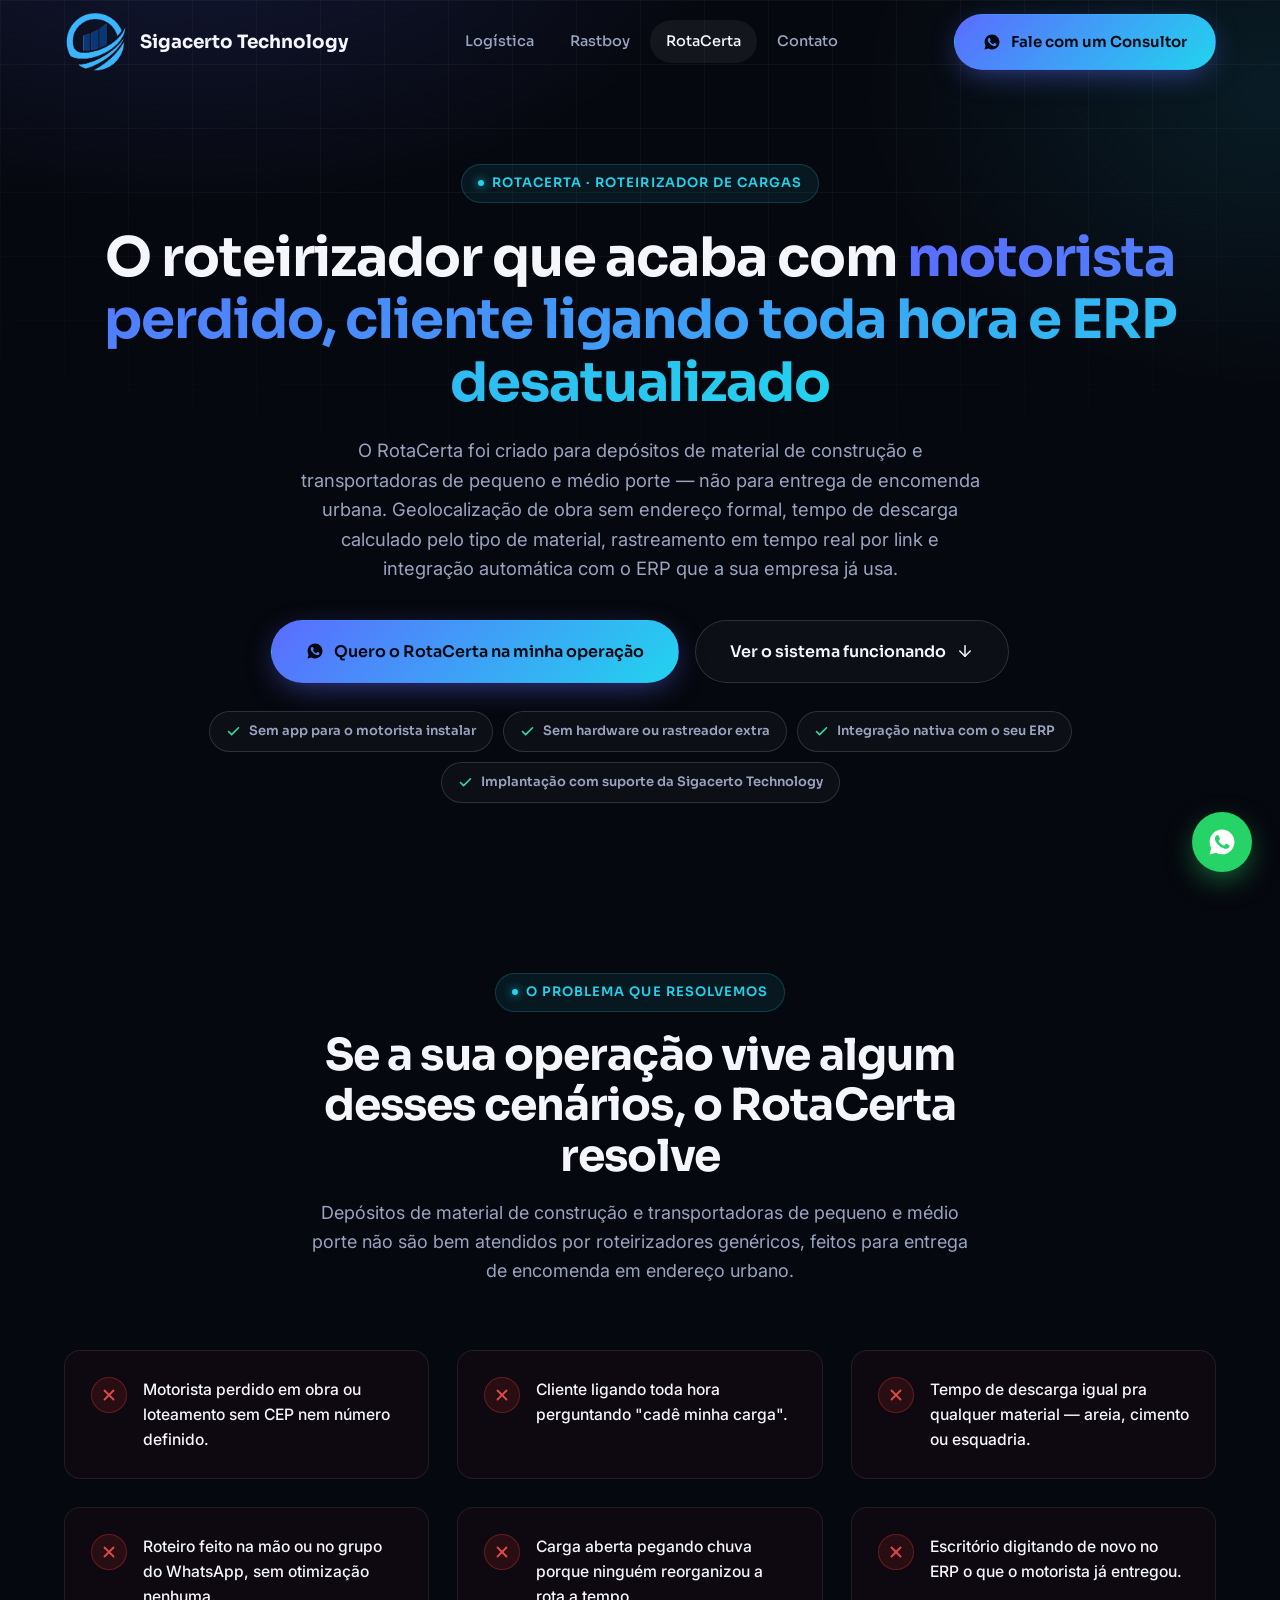
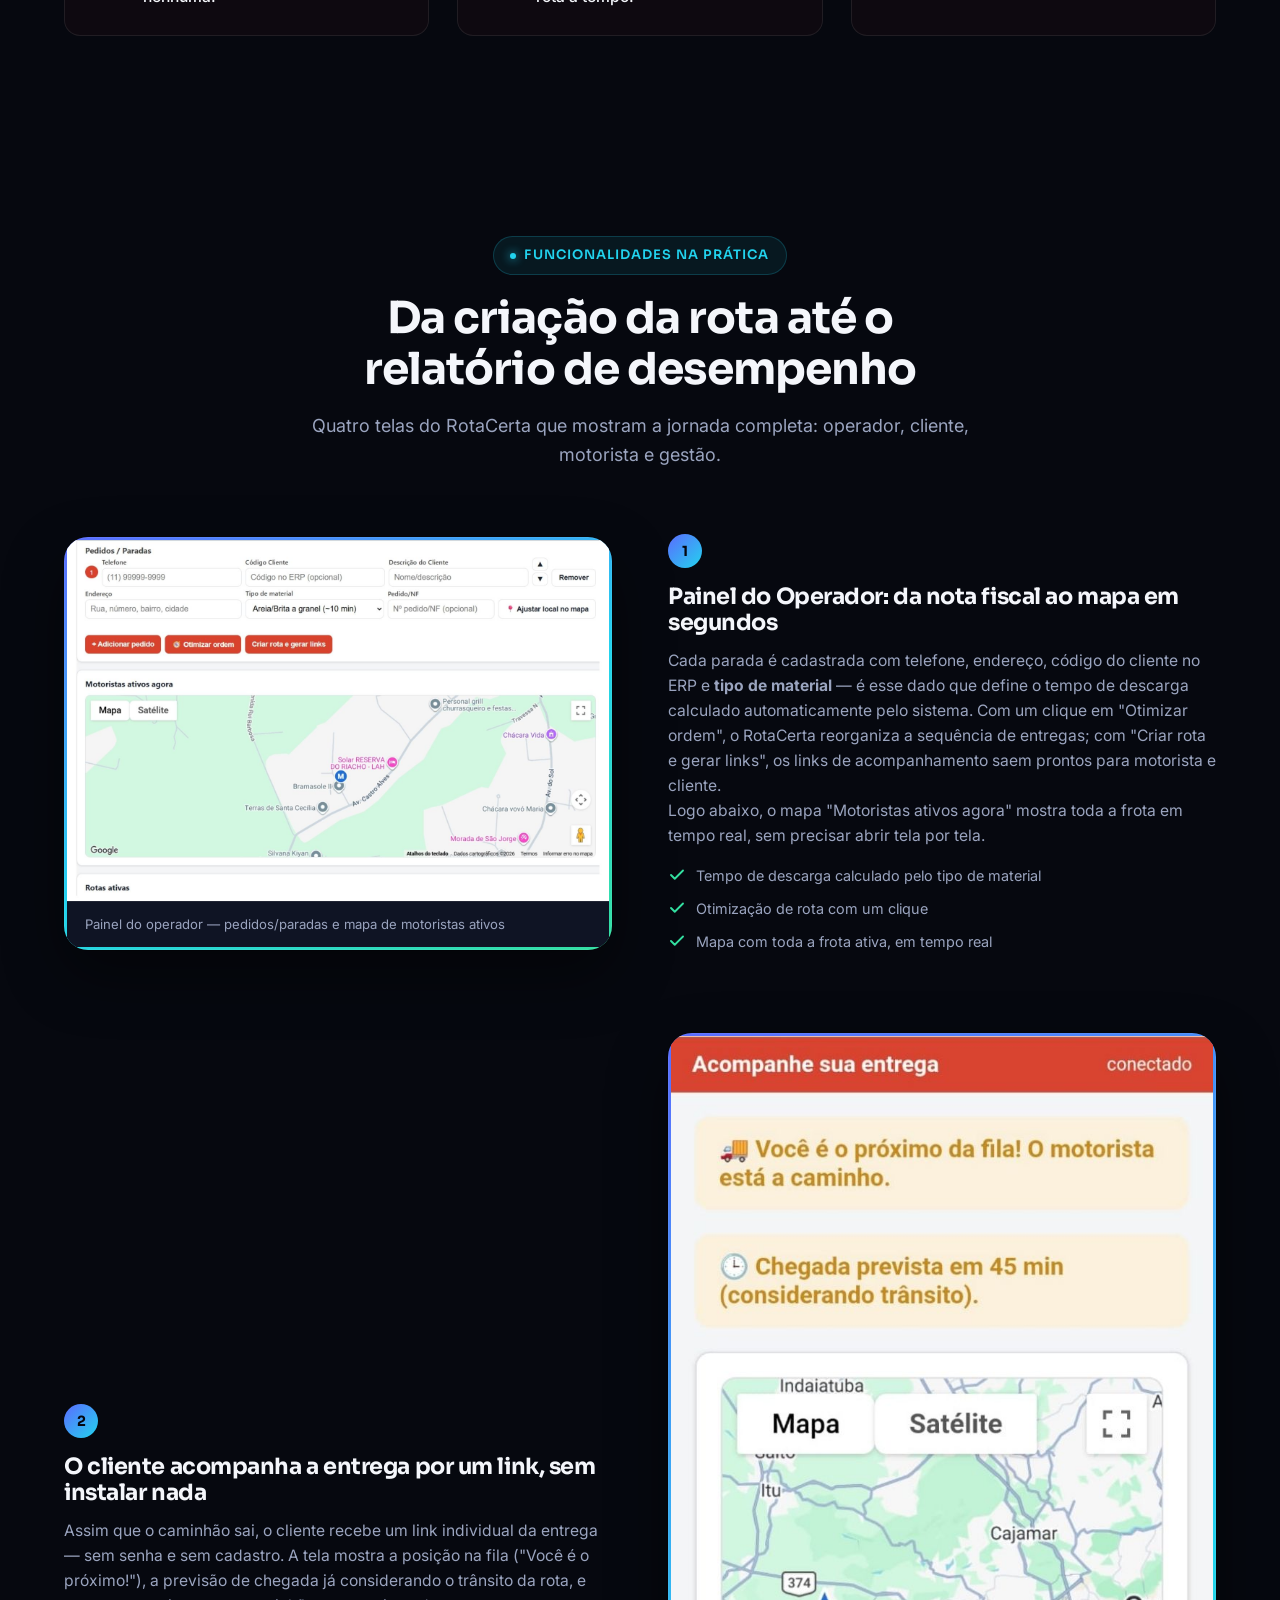
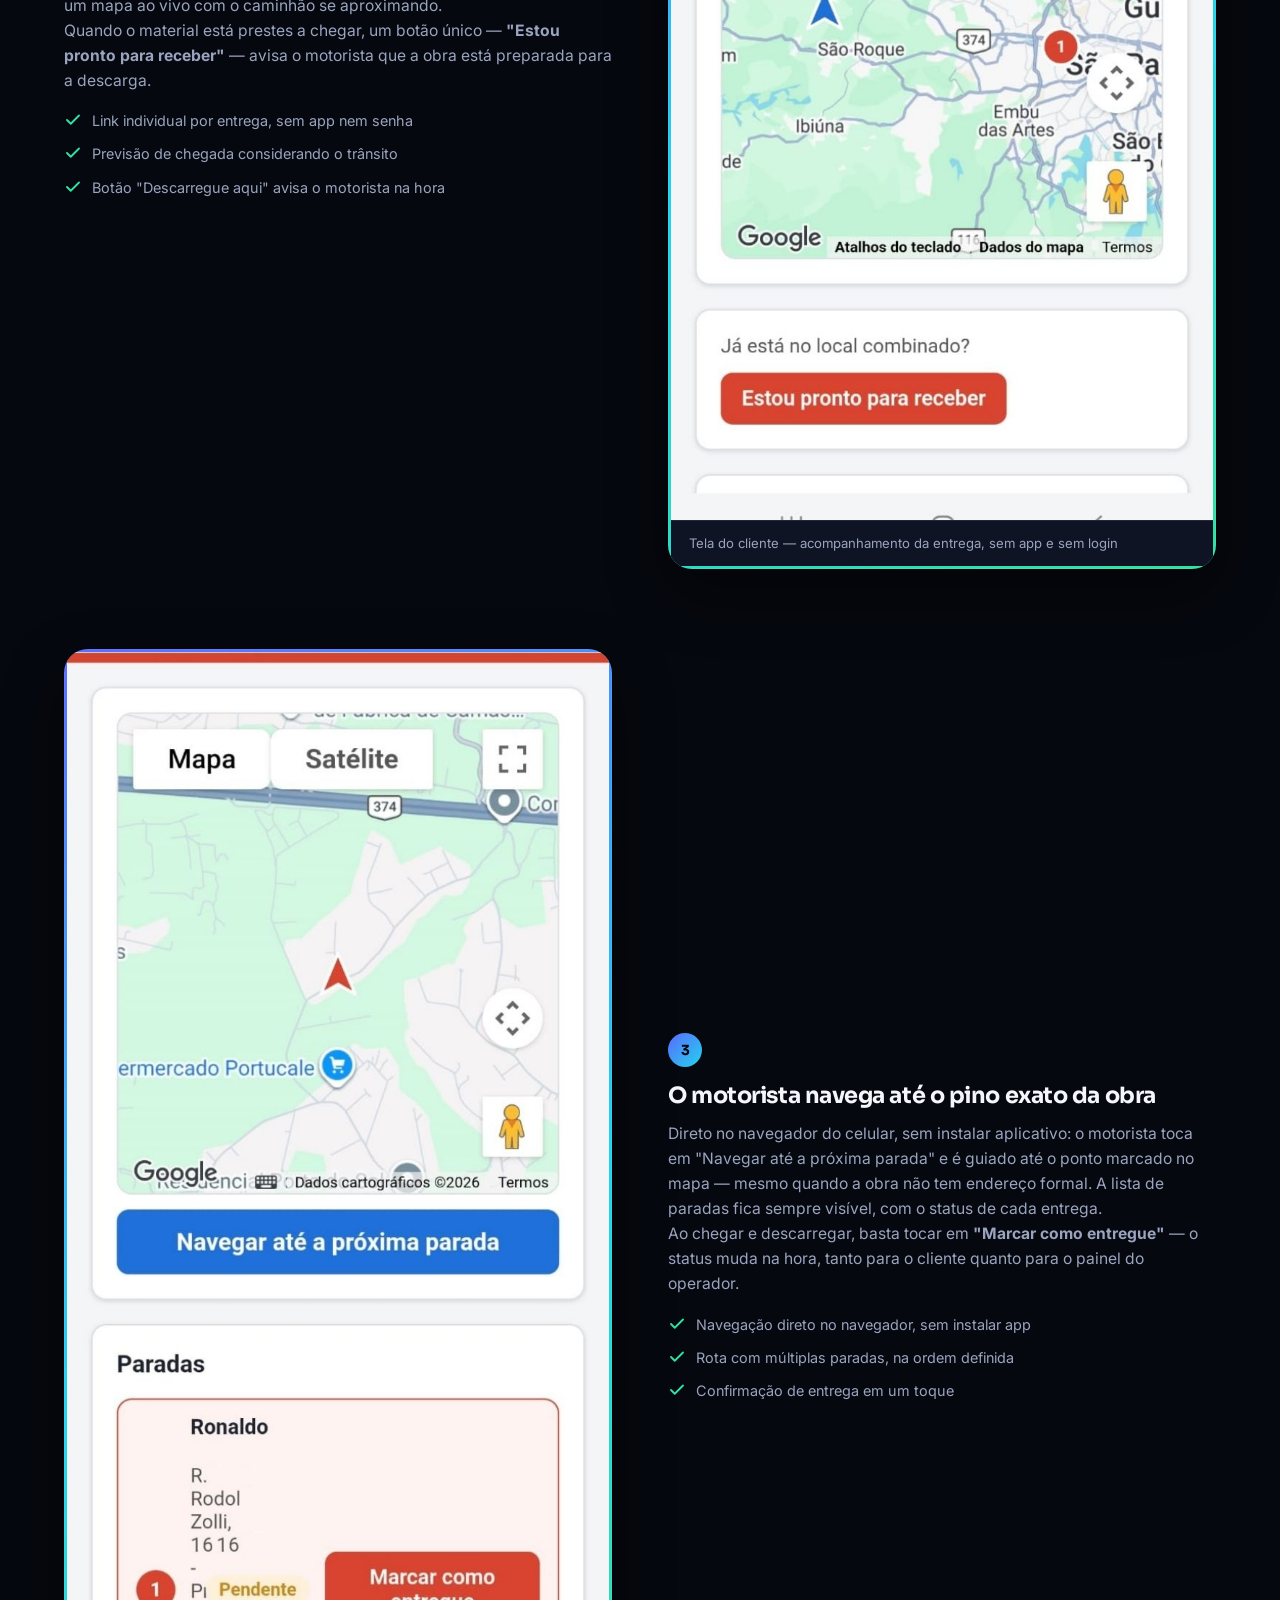
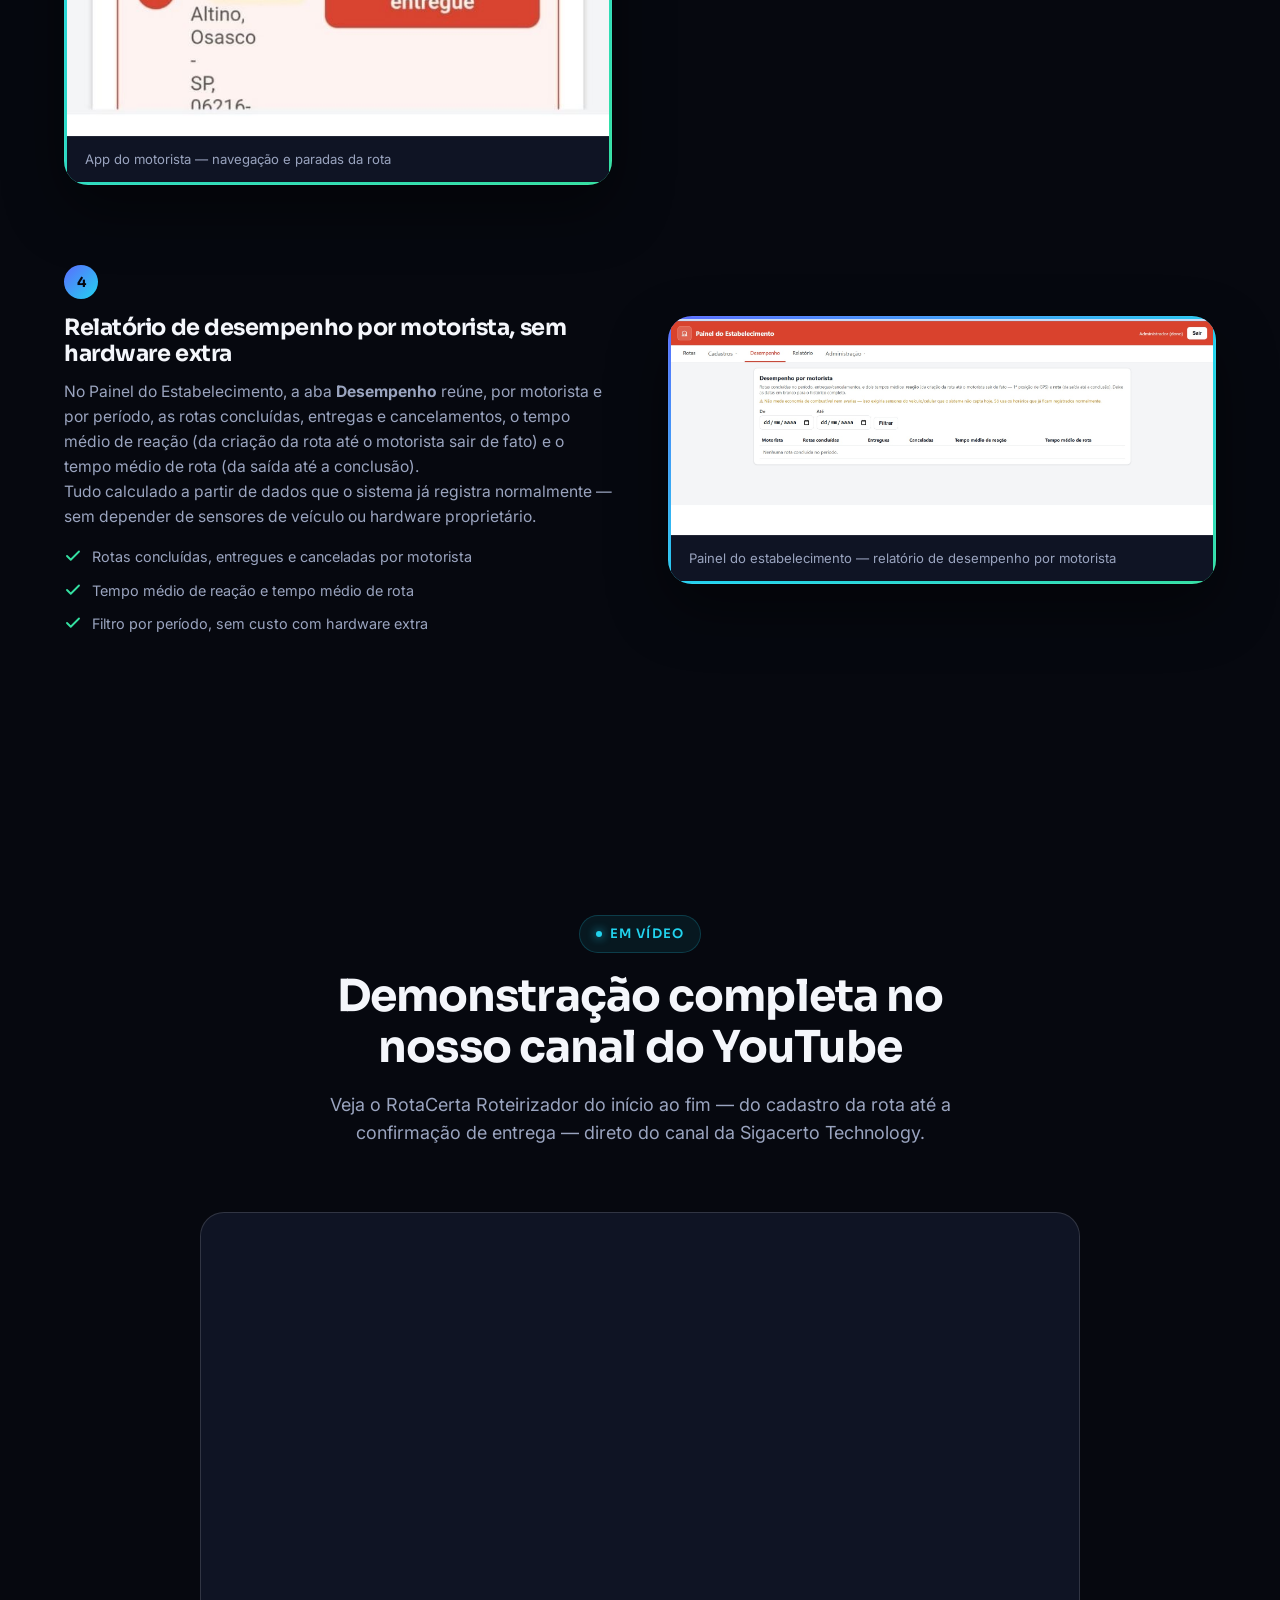
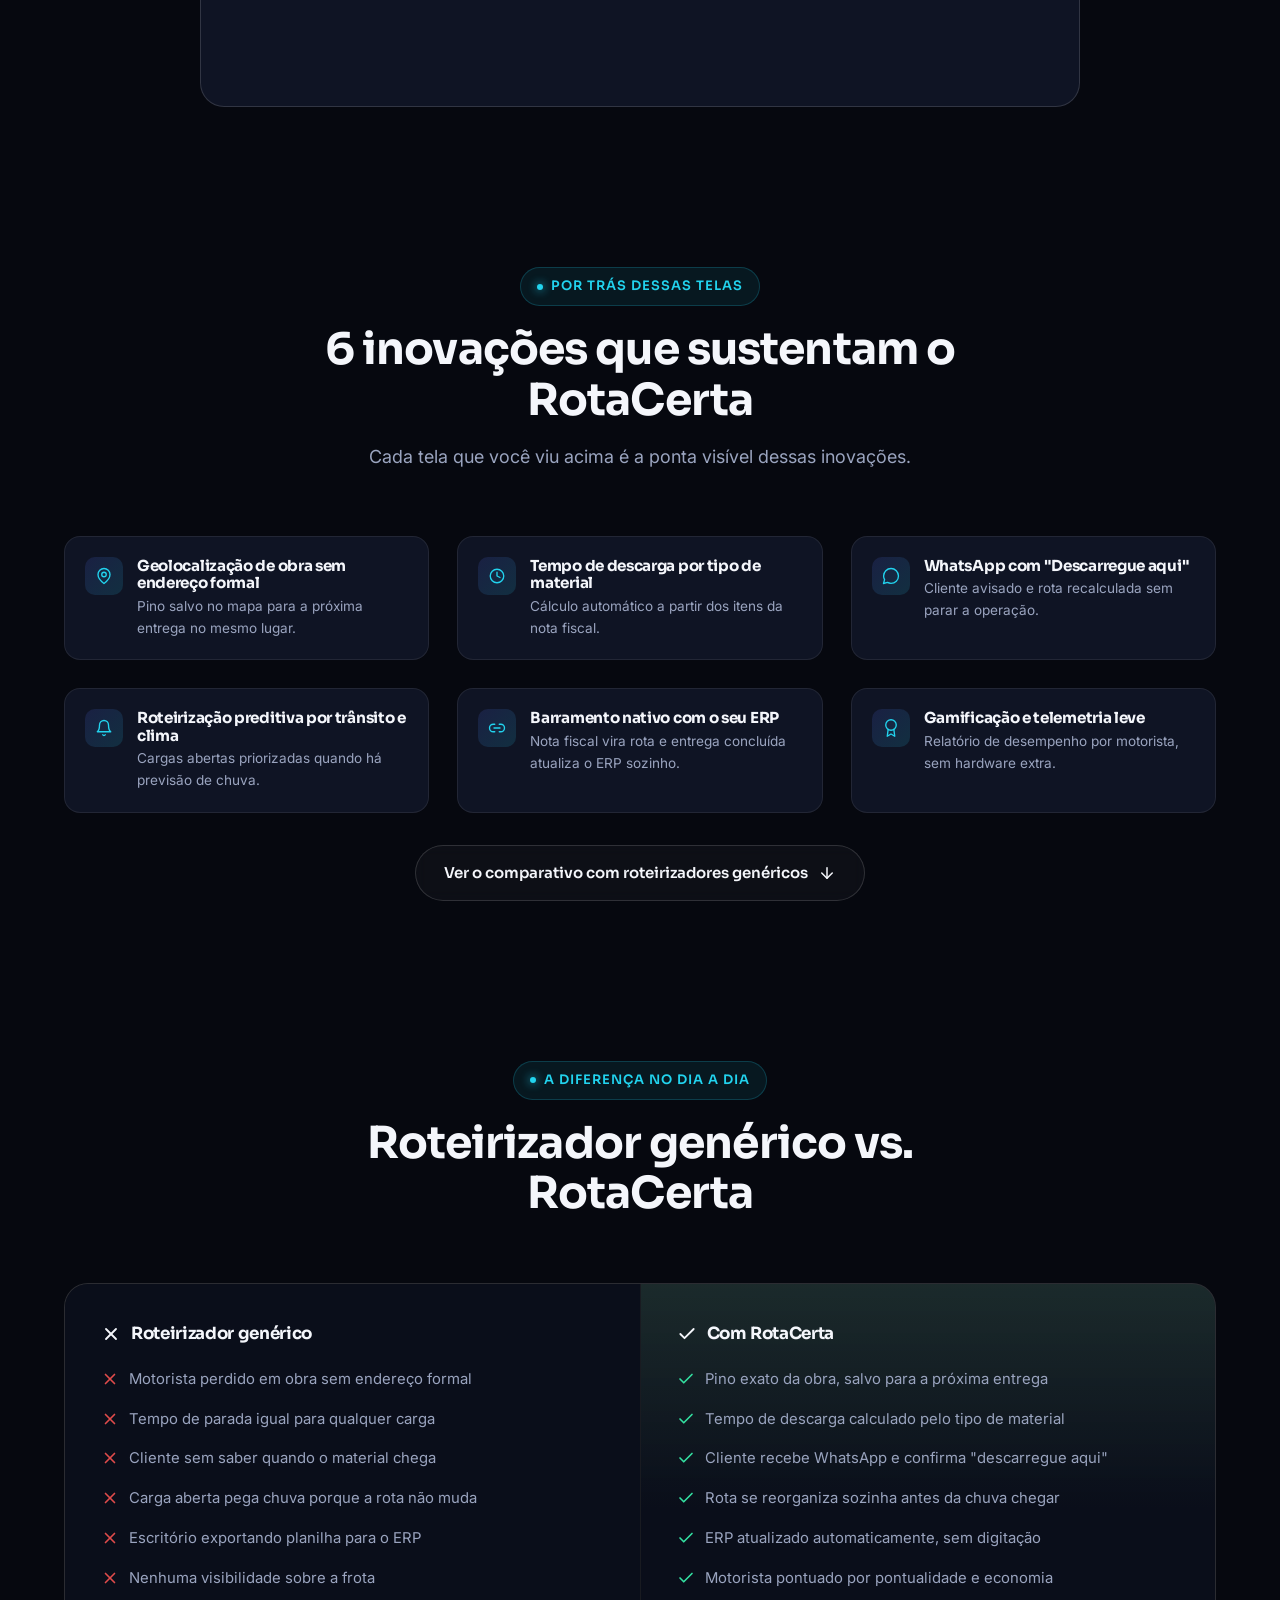
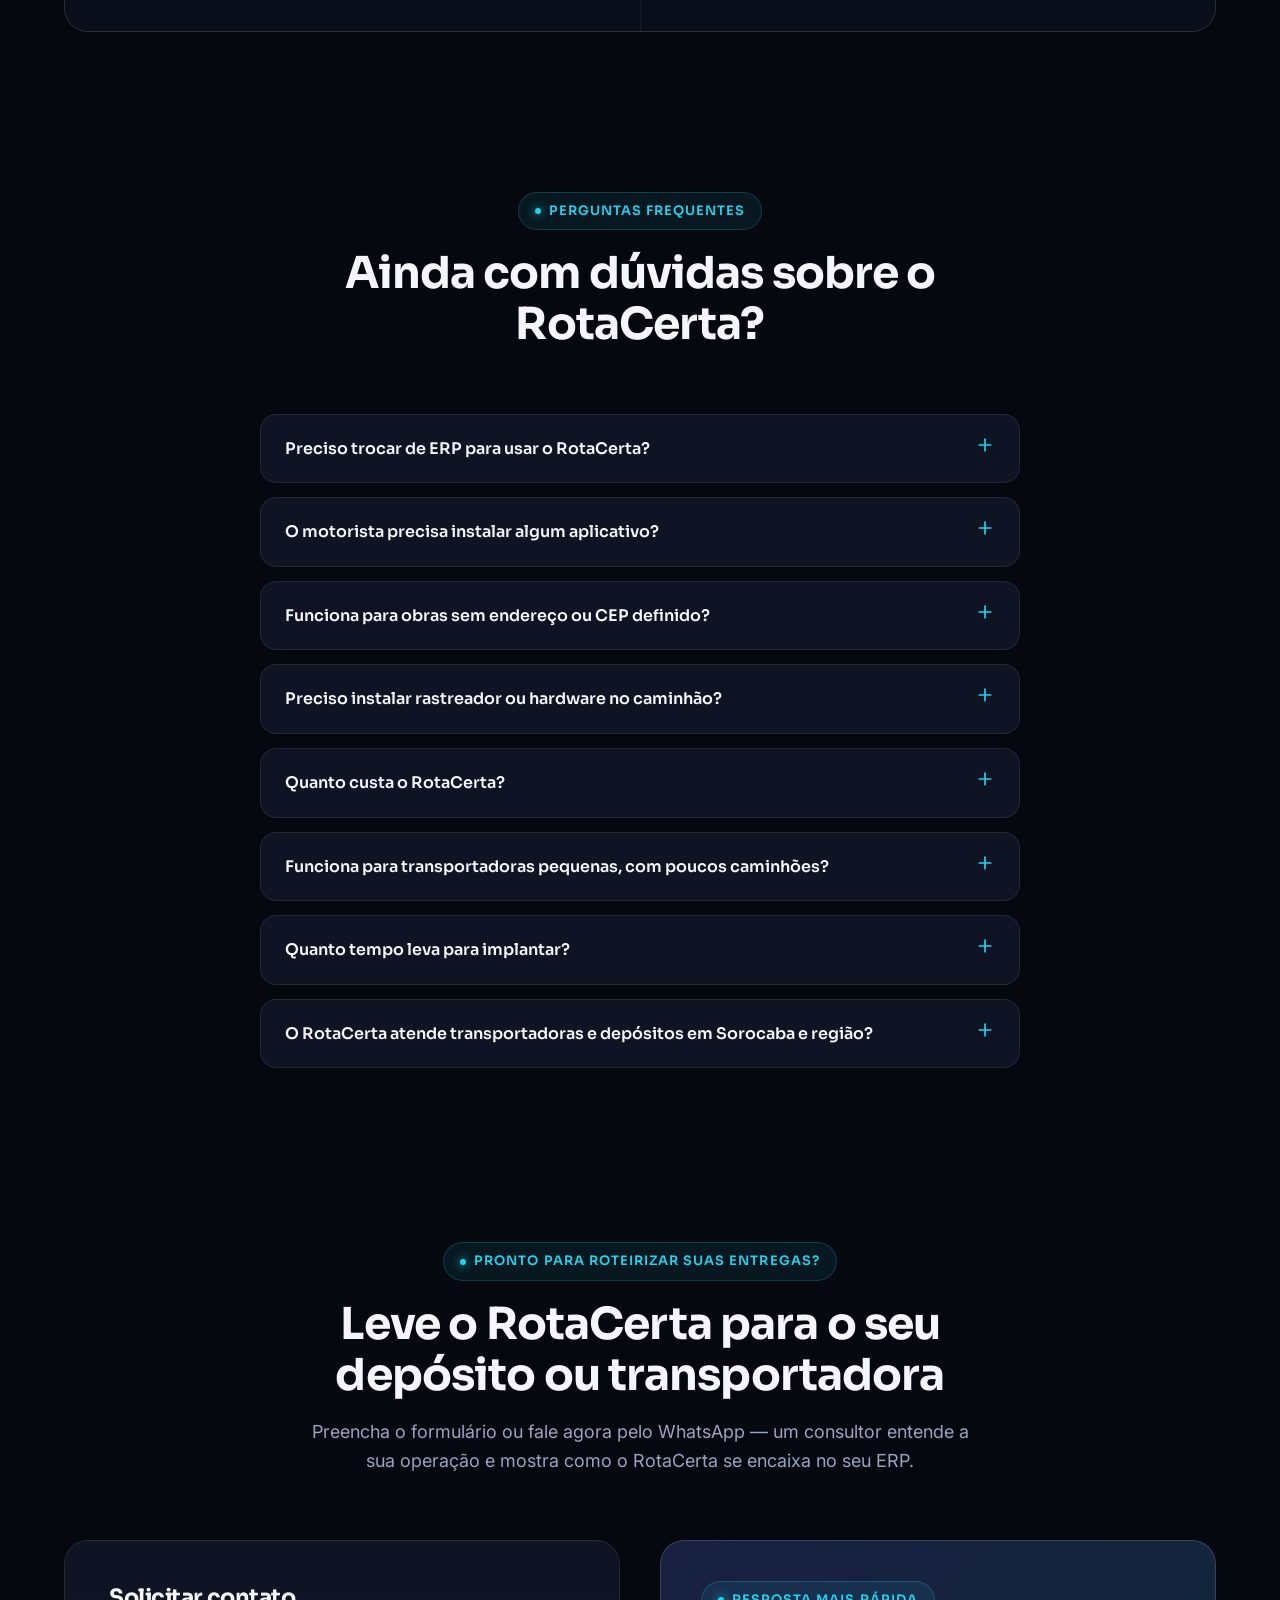
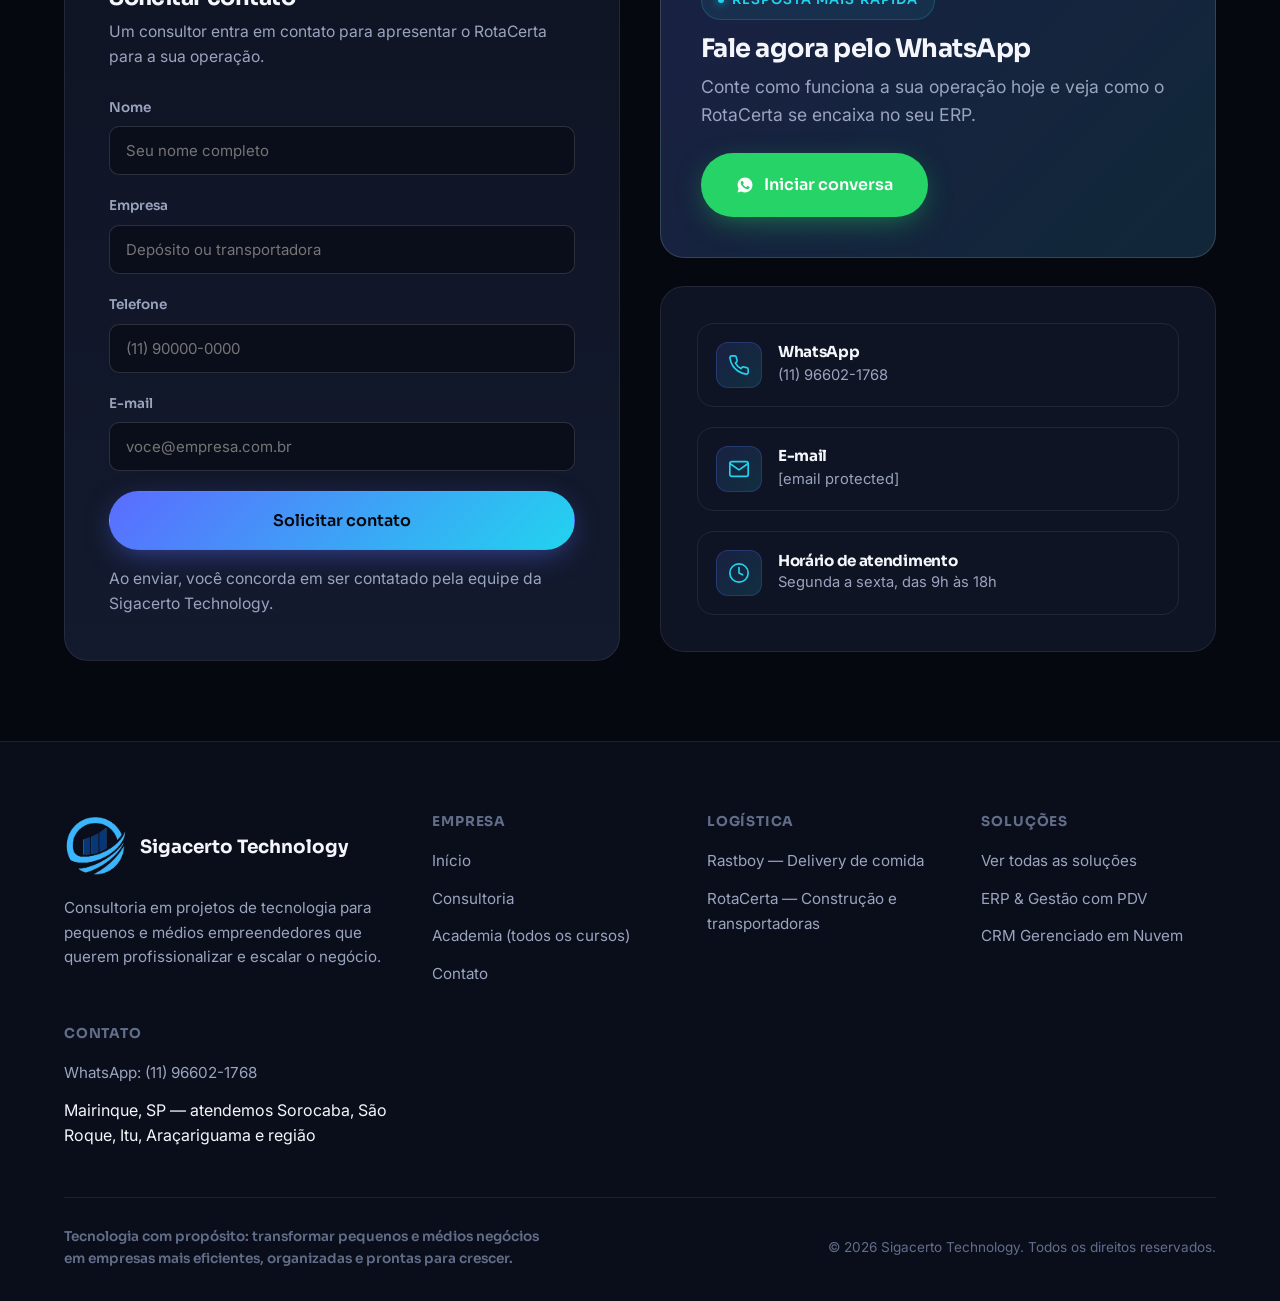
<file: rotacerta-roteirizador.html>
<!DOCTYPE html>
<html lang="pt-BR">
<head>
<meta charset="UTF-8">
<meta name="viewport" content="width=device-width, initial-scale=1.0">
<title>RotaCerta — Roteirizador para Transportadoras e Depósitos | Sorocaba, Itu, Mairinque</title>
<meta name="description" content="RotaCerta: roteirizador para transportadoras e depósitos de material de construção em Sorocaba, Itu, Mairinque, São Roque e Araçariguama. Geolocalização de obra sem endereço, rastreamento em tempo real e integração com ERP.">
<meta name="keywords" content="roteirizador de cargas, sistema para transportadora, roteirização de entregas Sorocaba, rastreamento de caminhão Itu, software para depósito de material de construção, roteirizador ERP">
<meta name="robots" content="index, follow">
<link rel="canonical" href="https://logistica.sigacerto.com.br/rotacerta-roteirizador">

<meta property="og:type" content="website">
<meta property="og:site_name" content="Sigacerto Technology">
<meta property="og:locale" content="pt_BR">
<meta property="og:title" content="RotaCerta — Roteirizador para Transportadoras e Depósitos de Construção">
<meta property="og:description" content="Geolocalização de obra sem endereço formal, tempo de descarga por tipo de material, rastreamento em tempo real e integração nativa com o seu ERP. Atendemos Sorocaba, Itu, Mairinque, São Roque e Araçariguama.">
<meta property="og:url" content="https://logistica.sigacerto.com.br/rotacerta-roteirizador">
<meta property="og:image" content="https://logistica.sigacerto.com.br/assets/img/logo/full.png">

<meta name="twitter:card" content="summary">
<meta name="twitter:title" content="RotaCerta — Roteirizador para Transportadoras e Depósitos de Construção">
<meta name="twitter:description" content="Geolocalização de obra sem endereço formal, tempo de descarga por tipo de material e integração nativa com o seu ERP.">
<meta name="twitter:image" content="https://logistica.sigacerto.com.br/assets/img/logo/full.png">

<link rel="preconnect" href="https://fonts.googleapis.com">
<link rel="preconnect" href="https://fonts.gstatic.com" crossorigin>
<link href="https://fonts.googleapis.com/css2?family=Inter:wght@400;500;600;700&family=Sora:wght@500;600;700;800&display=swap" rel="stylesheet">
<link rel="stylesheet" href="assets/css/style.css">
<link rel="icon" href="assets/img/logo/icon.png">
<style>
  .rrx-badges { display: flex; flex-wrap: wrap; gap: 10px; justify-content: center; margin-top: 28px; }
  .rrx-badge {
    display: inline-flex;
    align-items: center;
    gap: 8px;
    font-family: var(--font-display);
    font-size: 13px;
    font-weight: 600;
    color: var(--text-muted);
    background: rgba(255,255,255,0.03);
    border: 1px solid var(--border-strong);
    padding: 9px 16px;
    border-radius: var(--radius-full);
  }
  .rrx-badge svg { width: 15px; height: 15px; color: var(--accent-3); flex-shrink: 0; }

  .rrx-pain-card {
    display: flex;
    gap: 16px;
    align-items: flex-start;
    padding: 26px;
    border: 1px solid var(--border);
    border-radius: var(--radius-md);
    background: rgba(224, 52, 52, 0.04);
  }
  .rrx-pain-card .rrx-x {
    flex-shrink: 0;
    width: 36px; height: 36px;
    border-radius: 50%;
    background: rgba(224, 52, 52, 0.12);
    border: 1px solid rgba(224, 52, 52, 0.35);
    color: #e04b4b;
    display: flex; align-items: center; justify-content: center;
  }
  .rrx-pain-card .rrx-x svg { width: 18px; height: 18px; }
  .rrx-pain-card p { color: var(--text); font-size: 0.98rem; font-weight: 500; }

  .rrx-feature-row {
    display: flex;
    align-items: center;
    gap: 56px;
    margin-bottom: 80px;
  }
  .rrx-feature-row.reverse { flex-direction: row-reverse; }
  .rrx-feature-media { flex: 1 1 46%; min-width: 0; }
  .rrx-feature-media figure {
    position: relative;
    border-radius: var(--radius-lg);
    overflow: hidden;
    margin: 0;
    padding: 3px;
    background: linear-gradient(155deg, var(--accent-1) 0%, var(--accent-2) 55%, var(--accent-3) 100%);
    box-shadow:
      0 24px 60px rgba(0,0,0,0.45),
      0 0 0 1px rgba(255,255,255,0.06) inset,
      0 0 0 1px rgba(0,0,0,0.25);
    transition: transform 0.4s ease, box-shadow 0.4s ease;
  }
  .rrx-feature-media figure:hover {
    transform: translateY(-6px);
    box-shadow:
      0 32px 74px rgba(0,0,0,0.5),
      0 0 0 1px rgba(255,255,255,0.09) inset,
      0 0 46px rgba(34,211,238,0.22);
  }
  .rrx-feature-media .rrx-frame-shot { overflow: hidden; background: var(--surface); }
  .rrx-feature-media img {
    display: block;
    width: 100%;
    height: auto;
    transition: transform 0.6s ease;
  }
  .rrx-feature-media figure:hover img { transform: scale(1.035); }
  .rrx-feature-media figcaption {
    padding: 12px 18px;
    font-size: 0.82rem;
    color: var(--text-muted);
    background: var(--surface);
    border-top: 1px solid var(--border);
  }
  .rrx-feature-text { flex: 1 1 46%; min-width: 0; }
  .rrx-feature-num {
    display: inline-flex;
    align-items: center;
    justify-content: center;
    width: 34px; height: 34px;
    border-radius: 50%;
    background: var(--gradient);
    color: #050810;
    font-family: var(--font-display);
    font-weight: 700;
    font-size: 14px;
    margin-bottom: 16px;
  }
  .rrx-feature-text h3 { font-size: 1.4rem; margin-bottom: 12px; }
  .rrx-feature-text p { color: var(--text-muted); font-size: 0.98rem; }
  .rrx-feature-text ul { margin-top: 16px; display: flex; flex-direction: column; gap: 10px; }
  .rrx-feature-text li {
    display: flex; gap: 10px; align-items: flex-start;
    font-size: 0.9rem; color: var(--text-muted);
  }
  .rrx-feature-text li svg { flex-shrink: 0; width: 18px; height: 18px; margin-top: 2px; color: var(--accent-3); }

  @media (max-width: 900px) {
    .rrx-feature-row, .rrx-feature-row.reverse { flex-direction: column; gap: 28px; margin-bottom: 56px; }
    /* Prints de tela de celular (retrato, 750x1500) ficam gigantes e criam
       um vão escuro enorme se esticados na largura toda da coluna no mobile. */
    .rrx-feature-media--portrait { max-width: 260px; margin: 0 auto; }
  }

  .rrx-video-frame {
    aspect-ratio: 16 / 9;
    max-width: 880px;
    margin: 0 auto;
    border-radius: var(--radius-lg);
    border: 1.5px dashed var(--border-strong);
    background: var(--surface);
    display: flex;
    flex-direction: column;
    align-items: center;
    justify-content: center;
    gap: 14px;
    text-align: center;
    padding: 40px;
  }
  .rrx-video-frame .rrx-play {
    width: 64px; height: 64px;
    border-radius: 50%;
    background: var(--gradient-soft);
    border: 1px solid rgba(34,211,238,0.35);
    display: flex; align-items: center; justify-content: center;
  }
  .rrx-video-frame .rrx-play svg { width: 26px; height: 26px; color: var(--accent-2); }
  .rrx-video-frame h3 { font-size: 1.15rem; margin: 0; }
  .rrx-video-frame p { color: var(--text-muted); font-size: 0.9rem; max-width: 420px; }

  .rrx-recap-item {
    display: flex; gap: 14px; align-items: flex-start;
    padding: 20px;
    border: 1px solid var(--border);
    border-radius: var(--radius-md);
    background: var(--surface);
  }
  .rrx-recap-item .rrx-recap-icon {
    flex-shrink: 0;
    width: 38px; height: 38px;
    border-radius: 10px;
    background: var(--gradient-soft);
    display: flex; align-items: center; justify-content: center;
    color: var(--accent-2);
  }
  .rrx-recap-item .rrx-recap-icon svg { width: 18px; height: 18px; }
  .rrx-recap-item h4 { font-size: 0.95rem; margin-bottom: 4px; }
  .rrx-recap-item p { font-size: 0.85rem; color: var(--text-muted); }

  .rrx-compare {
    display: grid;
    grid-template-columns: 1fr 1fr;
    gap: 1px;
    background: var(--border);
    border: 1px solid var(--border);
    border-radius: var(--radius-lg);
    overflow: hidden;
  }
  .rrx-compare-col { background: var(--bg-alt); padding: 40px 36px; }
  .rrx-compare-col.win { background: linear-gradient(180deg, rgba(52,224,161,0.08), var(--bg-alt) 65%); }
  .rrx-compare-col h4 {
    font-family: var(--font-display);
    font-size: 1.05rem;
    margin-bottom: 24px;
    display: flex; align-items: center; gap: 10px;
  }
  .rrx-compare-col h4 svg { width: 20px; height: 20px; flex-shrink: 0; }
  .rrx-compare-col ul { display: flex; flex-direction: column; gap: 16px; }
  .rrx-compare-col li { display: flex; gap: 10px; font-size: 0.93rem; color: var(--text-muted); align-items: flex-start; }
  .rrx-compare-col li svg { flex-shrink: 0; width: 18px; height: 18px; margin-top: 2px; }
  .rrx-compare-col.lose li svg { color: #e04b4b; }
  .rrx-compare-col.win li svg { color: var(--accent-3); }
  @media (max-width: 900px) {
    .rrx-compare { grid-template-columns: 1fr; }
  }

  .rrx-faq-item {
    border: 1px solid var(--border);
    border-radius: var(--radius-md);
    background: var(--surface);
    margin-bottom: 14px;
    overflow: hidden;
  }
  .rrx-faq-item summary {
    cursor: pointer;
    list-style: none;
    padding: 20px 24px;
    display: flex;
    align-items: center;
    justify-content: space-between;
    gap: 16px;
    font-family: var(--font-display);
    font-weight: 600;
    font-size: 1rem;
  }
  .rrx-faq-item summary::-webkit-details-marker { display: none; }
  .rrx-faq-icon { flex-shrink: 0; color: var(--accent-2); transition: transform 0.2s ease; }
  .rrx-faq-icon svg { width: 20px; height: 20px; }
  .rrx-faq-item[open] .rrx-faq-icon { transform: rotate(45deg); }
  .rrx-faq-item p { padding: 0 24px 22px; color: var(--text-muted); font-size: 0.95rem; }
</style>

<script type="application/ld+json">
{
  "@context": "https://schema.org",
  "@graph": [
    {
      "@type": "BreadcrumbList",
      "itemListElement": [
        { "@type": "ListItem", "position": 1, "name": "Início", "item": "https://logistica.sigacerto.com.br/" },
        { "@type": "ListItem", "position": 2, "name": "RotaCerta Roteirizador", "item": "https://logistica.sigacerto.com.br/rotacerta-roteirizador" }
      ]
    },
    {
      "@type": "Service",
      "name": "RotaCerta Roteirizador",
      "url": "https://logistica.sigacerto.com.br/rotacerta-roteirizador",
      "description": "Roteirizador de cargas para depósitos de material de construção e transportadoras: geolocalização de obra sem endereço formal, tempo de descarga por tipo de material, rastreamento em tempo real e integração nativa com ERP.",
      "areaServed": [
        { "@type": "City", "name": "Sorocaba" },
        { "@type": "City", "name": "Itu" },
        { "@type": "City", "name": "Mairinque" },
        { "@type": "City", "name": "São Roque" },
        { "@type": "City", "name": "Araçariguama" },
        { "@type": "Country", "name": "Brasil" }
      ],
      "provider": { "@type": "Organization", "name": "Sigacerto Technology", "url": "https://sigacerto.com.br/" }
    },
    {
      "@type": "FAQPage",
      "mainEntity": [
        { "@type": "Question", "name": "Preciso trocar de ERP para usar o RotaCerta?", "acceptedAnswer": { "@type": "Answer", "text": "Não. O RotaCerta se conecta ao ERP que a sua empresa já usa — TOTVS Protheus, WinThor, Conta Azul, Bling, Tiny, Senior, Saurus e outros — via Webhooks e REST API." } },
        { "@type": "Question", "name": "O motorista precisa instalar algum aplicativo?", "acceptedAnswer": { "@type": "Answer", "text": "Não. Tudo roda direto no navegador do celular, tanto para o motorista quanto para o cliente que acompanha a entrega — sem instalar nada e sem senha." } },
        { "@type": "Question", "name": "Funciona para obras sem endereço ou CEP definido?", "acceptedAnswer": { "@type": "Answer", "text": "Sim. O RotaCerta usa geolocalização por ponto de referência: o pino é marcado direto no mapa e fica salvo para as próximas entregas no mesmo lugar." } },
        { "@type": "Question", "name": "Preciso instalar rastreador ou hardware no caminhão?", "acceptedAnswer": { "@type": "Answer", "text": "Não. O rastreamento usa apenas o GPS do smartphone do motorista, sem custo com hardware proprietário." } },
        { "@type": "Question", "name": "Quanto custa o RotaCerta?", "acceptedAnswer": { "@type": "Answer", "text": "O investimento depende do tamanho da frota e da complexidade da integração com o seu ERP. Um consultor apresenta a proposta depois de entender a sua operação." } },
        { "@type": "Question", "name": "Funciona para transportadoras pequenas, com poucos caminhões?", "acceptedAnswer": { "@type": "Answer", "text": "Sim. O RotaCerta atende desde pequenas transportadoras e depósitos até operações de médio porte com múltiplos veículos." } },
        { "@type": "Question", "name": "O RotaCerta atende transportadoras e depósitos em Sorocaba e região?", "acceptedAnswer": { "@type": "Answer", "text": "Sim. A Sigacerto Technology é sediada em Mairinque e implanta o RotaCerta com suporte próximo em transportadoras e depósitos de material de construção de Sorocaba, Itu, São Roque e Araçariguama, além de atender remotamente qualquer cidade do Brasil." } }
      ]
    }
  ]
}
</script>
</head>
<body>

<header class="site-header">
  <div class="container">
    <a href="index.html" class="brand">
      <img src="assets/img/logo/icon.png" alt="Sigacerto Technology" width="64" height="64">
      <span>Sigacerto Technology</span>
    </a>
    <nav class="main-nav">
      <a href="index.html">Logística</a>
      <a href="rastboy">Rastboy</a>
      <a href="rotacerta-roteirizador" class="active">RotaCerta</a>
      <a href="index.html#cta-final">Contato</a>
      <a href="https://wa.me/5511966021768?text=Ol%C3%A1!%20Quero%20conhecer%20o%20RotaCerta%20Roteirizador%20para%20a%20minha%20opera%C3%A7%C3%A3o." target="_blank" rel="noopener" class="nav-cta">Fale com um Consultor</a>
    </nav>
    <div class="header-actions">
      <a href="https://wa.me/5511966021768?text=Ol%C3%A1!%20Quero%20conhecer%20o%20RotaCerta%20Roteirizador%20para%20a%20minha%20opera%C3%A7%C3%A3o." target="_blank" rel="noopener" class="btn btn-primary">
        <svg viewBox="0 0 24 24" fill="currentColor"><path d="M12.04 2C6.58 2 2.13 6.45 2.13 11.91c0 1.75.46 3.45 1.32 4.95L2 22l5.25-1.38a9.9 9.9 0 0 0 4.79 1.22h.01c5.46 0 9.91-4.45 9.91-9.91C21.96 6.45 17.5 2 12.04 2Zm5.8 14.03c-.24.68-1.4 1.32-1.94 1.4-.5.08-1.12.11-1.8-.12-.42-.14-.96-.32-1.65-.62-2.9-1.25-4.8-4.16-4.94-4.35-.14-.19-1.18-1.57-1.18-3 0-1.42.75-2.12 1.02-2.41.27-.29.58-.36.78-.36.2 0 .39 0 .56.01.18.01.42-.07.66.5.24.58.82 2 .89 2.14.07.14.12.31.02.5-.1.19-.15.31-.29.48-.15.17-.31.38-.44.51-.15.15-.3.31-.13.6.17.29.75 1.24 1.62 2.01 1.11.99 2.05 1.3 2.34 1.44.29.15.46.13.63-.05.17-.19.72-.84.92-1.13.19-.29.38-.24.63-.14.26.1 1.63.77 1.91.91.29.14.48.21.55.33.07.12.07.7-.17 1.38Z"/></svg>
        Fale com um Consultor
      </a>
      <button class="nav-toggle" aria-label="Abrir menu" aria-expanded="false">
        <svg viewBox="0 0 24 24" fill="none" stroke="currentColor" stroke-width="2" stroke-linecap="round"><line x1="3" y1="6" x2="21" y2="6"/><line x1="3" y1="12" x2="21" y2="12"/><line x1="3" y1="18" x2="21" y2="18"/></svg>
      </button>
    </div>
  </div>
</header>

<main>

  <section class="page-hero">
    <div class="bg-grid"></div>
    <div class="container">
      <span class="eyebrow">RotaCerta · Roteirizador de Cargas</span>
      <h1>O roteirizador que acaba com <span class="text-gradient">motorista perdido, cliente ligando toda hora e ERP desatualizado</span></h1>
      <p>O RotaCerta foi criado para depósitos de material de construção e transportadoras de pequeno e médio porte — não para entrega de encomenda urbana. Geolocalização de obra sem endereço formal, tempo de descarga calculado pelo tipo de material, rastreamento em tempo real por link e integração automática com o ERP que a sua empresa já usa.</p>
      <div class="hero-actions" style="justify-content:center; margin-top:36px;">
        <a href="https://wa.me/5511966021768?text=Ol%C3%A1!%20Quero%20conhecer%20o%20RotaCerta%20Roteirizador%20para%20a%20minha%20operação." target="_blank" rel="noopener" class="btn btn-primary btn-lg">
          <svg viewBox="0 0 24 24" fill="currentColor"><path d="M12.04 2C6.58 2 2.13 6.45 2.13 11.91c0 1.75.46 3.45 1.32 4.95L2 22l5.25-1.38a9.9 9.9 0 0 0 4.79 1.22h.01c5.46 0 9.91-4.45 9.91-9.91C21.96 6.45 17.5 2 12.04 2Zm5.8 14.03c-.24.68-1.4 1.32-1.94 1.4-.5.08-1.12.11-1.8-.12-.42-.14-.96-.32-1.65-.62-2.9-1.25-4.8-4.16-4.94-4.35-.14-.19-1.18-1.57-1.18-3 0-1.42.75-2.12 1.02-2.41.27-.29.58-.36.78-.36.2 0 .39 0 .56.01.18.01.42-.07.66.5.24.58.82 2 .89 2.14.07.14.12.31.02.5-.1.19-.15.31-.29.48-.15.17-.31.38-.44.51-.15.15-.3.31-.13.6.17.29.75 1.24 1.62 2.01 1.11.99 2.05 1.3 2.34 1.44.29.15.46.13.63-.05.17-.19.72-.84.92-1.13.19-.29.38-.24.63-.14.26.1 1.63.77 1.91.91.29.14.48.21.55.33.07.12.07.7-.17 1.38Z"/></svg>
          Quero o RotaCerta na minha operação
        </a>
        <a href="#telas" class="btn btn-ghost btn-lg">
          Ver o sistema funcionando
          <svg viewBox="0 0 24 24" fill="none" stroke="currentColor" stroke-width="2" stroke-linecap="round" stroke-linejoin="round"><line x1="12" y1="5" x2="12" y2="19"/><polyline points="19 12 12 19 5 12"/></svg>
        </a>
      </div>
      <div class="rrx-badges" data-reveal>
        <span class="rrx-badge"><svg viewBox="0 0 24 24" fill="none" stroke="currentColor" stroke-width="2.5" stroke-linecap="round" stroke-linejoin="round"><polyline points="20 6 9 17 4 12"/></svg>Sem app para o motorista instalar</span>
        <span class="rrx-badge"><svg viewBox="0 0 24 24" fill="none" stroke="currentColor" stroke-width="2.5" stroke-linecap="round" stroke-linejoin="round"><polyline points="20 6 9 17 4 12"/></svg>Sem hardware ou rastreador extra</span>
        <span class="rrx-badge"><svg viewBox="0 0 24 24" fill="none" stroke="currentColor" stroke-width="2.5" stroke-linecap="round" stroke-linejoin="round"><polyline points="20 6 9 17 4 12"/></svg>Integração nativa com o seu ERP</span>
        <span class="rrx-badge"><svg viewBox="0 0 24 24" fill="none" stroke="currentColor" stroke-width="2.5" stroke-linecap="round" stroke-linejoin="round"><polyline points="20 6 9 17 4 12"/></svg>Implantação com suporte da Sigacerto Technology</span>
      </div>
    </div>
  </section>

  <!-- DORES -->
  <section class="section-tight" data-reveal>
    <div class="container">
      <div class="section-head center">
        <span class="eyebrow">O problema que resolvemos</span>
        <h2>Se a sua operação vive algum desses cenários, o RotaCerta resolve</h2>
        <p>Depósitos de material de construção e transportadoras de pequeno e médio porte não são bem atendidos por roteirizadores genéricos, feitos para entrega de encomenda em endereço urbano.</p>
      </div>
      <div class="grid grid-3">
        <div class="rrx-pain-card">
          <span class="rrx-x"><svg viewBox="0 0 24 24" fill="none" stroke="currentColor" stroke-width="2.4" stroke-linecap="round"><line x1="18" y1="6" x2="6" y2="18"/><line x1="6" y1="6" x2="18" y2="18"/></svg></span>
          <p>Motorista perdido em obra ou loteamento sem CEP nem número definido.</p>
        </div>
        <div class="rrx-pain-card">
          <span class="rrx-x"><svg viewBox="0 0 24 24" fill="none" stroke="currentColor" stroke-width="2.4" stroke-linecap="round"><line x1="18" y1="6" x2="6" y2="18"/><line x1="6" y1="6" x2="18" y2="18"/></svg></span>
          <p>Cliente ligando toda hora perguntando "cadê minha carga".</p>
        </div>
        <div class="rrx-pain-card">
          <span class="rrx-x"><svg viewBox="0 0 24 24" fill="none" stroke="currentColor" stroke-width="2.4" stroke-linecap="round"><line x1="18" y1="6" x2="6" y2="18"/><line x1="6" y1="6" x2="18" y2="18"/></svg></span>
          <p>Tempo de descarga igual pra qualquer material — areia, cimento ou esquadria.</p>
        </div>
        <div class="rrx-pain-card">
          <span class="rrx-x"><svg viewBox="0 0 24 24" fill="none" stroke="currentColor" stroke-width="2.4" stroke-linecap="round"><line x1="18" y1="6" x2="6" y2="18"/><line x1="6" y1="6" x2="18" y2="18"/></svg></span>
          <p>Roteiro feito na mão ou no grupo do WhatsApp, sem otimização nenhuma.</p>
        </div>
        <div class="rrx-pain-card">
          <span class="rrx-x"><svg viewBox="0 0 24 24" fill="none" stroke="currentColor" stroke-width="2.4" stroke-linecap="round"><line x1="18" y1="6" x2="6" y2="18"/><line x1="6" y1="6" x2="18" y2="18"/></svg></span>
          <p>Carga aberta pegando chuva porque ninguém reorganizou a rota a tempo.</p>
        </div>
        <div class="rrx-pain-card">
          <span class="rrx-x"><svg viewBox="0 0 24 24" fill="none" stroke="currentColor" stroke-width="2.4" stroke-linecap="round"><line x1="18" y1="6" x2="6" y2="18"/><line x1="6" y1="6" x2="18" y2="18"/></svg></span>
          <p>Escritório digitando de novo no ERP o que o motorista já entregou.</p>
        </div>
      </div>
    </div>
  </section>

  <!-- TELAS DO SISTEMA -->
  <section class="section" id="telas" style="scroll-margin-top:100px;">
    <div class="container">
      <div class="section-head center" data-reveal>
        <span class="eyebrow">Funcionalidades na prática</span>
        <h2>Da criação da rota até o relatório de desempenho</h2>
        <p>Quatro telas do RotaCerta que mostram a jornada completa: operador, cliente, motorista e gestão.</p>
      </div>

      <div class="rrx-feature-row" data-reveal>
        <div class="rrx-feature-media">
          <figure>
            <div class="rrx-frame-shot">
              <img src="assets/img/rotacerta-roteirizador/frota-mapa-tempo-real.jpg" alt="Painel do operador do RotaCerta com cadastro de pedidos por tipo de material e mapa de motoristas ativos em tempo real" loading="lazy" width="1500" height="1000">
            </div>
            <figcaption>Painel do operador — pedidos/paradas e mapa de motoristas ativos</figcaption>
          </figure>
        </div>
        <div class="rrx-feature-text">
          <span class="rrx-feature-num">1</span>
          <h3>Painel do Operador: da nota fiscal ao mapa em segundos</h3>
          <p>Cada parada é cadastrada com telefone, endereço, código do cliente no ERP e <strong>tipo de material</strong> — é esse dado que define o tempo de descarga calculado automaticamente pelo sistema. Com um clique em "Otimizar ordem", o RotaCerta reorganiza a sequência de entregas; com "Criar rota e gerar links", os links de acompanhamento saem prontos para motorista e cliente.</p>
          <p>Logo abaixo, o mapa "Motoristas ativos agora" mostra toda a frota em tempo real, sem precisar abrir tela por tela.</p>
          <ul>
            <li><svg viewBox="0 0 24 24" fill="none" stroke="currentColor" stroke-width="2.5" stroke-linecap="round" stroke-linejoin="round"><polyline points="20 6 9 17 4 12"/></svg>Tempo de descarga calculado pelo tipo de material</li>
            <li><svg viewBox="0 0 24 24" fill="none" stroke="currentColor" stroke-width="2.5" stroke-linecap="round" stroke-linejoin="round"><polyline points="20 6 9 17 4 12"/></svg>Otimização de rota com um clique</li>
            <li><svg viewBox="0 0 24 24" fill="none" stroke="currentColor" stroke-width="2.5" stroke-linecap="round" stroke-linejoin="round"><polyline points="20 6 9 17 4 12"/></svg>Mapa com toda a frota ativa, em tempo real</li>
          </ul>
        </div>
      </div>

      <div class="rrx-feature-row reverse" data-reveal>
        <div class="rrx-feature-media rrx-feature-media--portrait">
          <figure>
            <div class="rrx-frame-shot">
              <img src="assets/img/rotacerta-roteirizador/cliente-acompanha-entrega.jpg" alt="Tela do cliente acompanhando a entrega em tempo real pelo celular, com posição na fila, previsão de chegada e botão Estou pronto para receber" loading="lazy" width="750" height="1500">
            </div>
            <figcaption>Tela do cliente — acompanhamento da entrega, sem app e sem login</figcaption>
          </figure>
        </div>
        <div class="rrx-feature-text">
          <span class="rrx-feature-num">2</span>
          <h3>O cliente acompanha a entrega por um link, sem instalar nada</h3>
          <p>Assim que o caminhão sai, o cliente recebe um link individual da entrega — sem senha e sem cadastro. A tela mostra a posição na fila ("Você é o próximo!"), a previsão de chegada já considerando o trânsito da rota, e um mapa ao vivo com o caminhão se aproximando.</p>
          <p>Quando o material está prestes a chegar, um botão único — <strong>"Estou pronto para receber"</strong> — avisa o motorista que a obra está preparada para a descarga.</p>
          <ul>
            <li><svg viewBox="0 0 24 24" fill="none" stroke="currentColor" stroke-width="2.5" stroke-linecap="round" stroke-linejoin="round"><polyline points="20 6 9 17 4 12"/></svg>Link individual por entrega, sem app nem senha</li>
            <li><svg viewBox="0 0 24 24" fill="none" stroke="currentColor" stroke-width="2.5" stroke-linecap="round" stroke-linejoin="round"><polyline points="20 6 9 17 4 12"/></svg>Previsão de chegada considerando o trânsito</li>
            <li><svg viewBox="0 0 24 24" fill="none" stroke="currentColor" stroke-width="2.5" stroke-linecap="round" stroke-linejoin="round"><polyline points="20 6 9 17 4 12"/></svg>Botão "Descarregue aqui" avisa o motorista na hora</li>
          </ul>
        </div>
      </div>

      <div class="rrx-feature-row" data-reveal>
        <div class="rrx-feature-media rrx-feature-media--portrait">
          <figure>
            <div class="rrx-frame-shot">
              <img src="assets/img/rotacerta-roteirizador/motorista-app-entrega.jpg" alt="App do motorista do RotaCerta com navegação até a próxima parada e lista de paradas com botão marcar como entregue" loading="lazy" width="750" height="1500">
            </div>
            <figcaption>App do motorista — navegação e paradas da rota</figcaption>
          </figure>
        </div>
        <div class="rrx-feature-text">
          <span class="rrx-feature-num">3</span>
          <h3>O motorista navega até o pino exato da obra</h3>
          <p>Direto no navegador do celular, sem instalar aplicativo: o motorista toca em "Navegar até a próxima parada" e é guiado até o ponto marcado no mapa — mesmo quando a obra não tem endereço formal. A lista de paradas fica sempre visível, com o status de cada entrega.</p>
          <p>Ao chegar e descarregar, basta tocar em <strong>"Marcar como entregue"</strong> — o status muda na hora, tanto para o cliente quanto para o painel do operador.</p>
          <ul>
            <li><svg viewBox="0 0 24 24" fill="none" stroke="currentColor" stroke-width="2.5" stroke-linecap="round" stroke-linejoin="round"><polyline points="20 6 9 17 4 12"/></svg>Navegação direto no navegador, sem instalar app</li>
            <li><svg viewBox="0 0 24 24" fill="none" stroke="currentColor" stroke-width="2.5" stroke-linecap="round" stroke-linejoin="round"><polyline points="20 6 9 17 4 12"/></svg>Rota com múltiplas paradas, na ordem definida</li>
            <li><svg viewBox="0 0 24 24" fill="none" stroke="currentColor" stroke-width="2.5" stroke-linecap="round" stroke-linejoin="round"><polyline points="20 6 9 17 4 12"/></svg>Confirmação de entrega em um toque</li>
          </ul>
        </div>
      </div>

      <div class="rrx-feature-row reverse" data-reveal>
        <div class="rrx-feature-media">
          <figure>
            <div class="rrx-frame-shot">
              <img src="assets/img/rotacerta-roteirizador/relatorio-desempenho-motorista.jpg" alt="Relatório de desempenho por motorista no painel do estabelecimento do RotaCerta, com rotas concluídas, entregues, canceladas e tempo médio de rota" loading="lazy" width="1919" height="768">
            </div>
            <figcaption>Painel do estabelecimento — relatório de desempenho por motorista</figcaption>
          </figure>
        </div>
        <div class="rrx-feature-text">
          <span class="rrx-feature-num">4</span>
          <h3>Relatório de desempenho por motorista, sem hardware extra</h3>
          <p>No Painel do Estabelecimento, a aba <strong>Desempenho</strong> reúne, por motorista e por período, as rotas concluídas, entregas e cancelamentos, o tempo médio de reação (da criação da rota até o motorista sair de fato) e o tempo médio de rota (da saída até a conclusão).</p>
          <p>Tudo calculado a partir de dados que o sistema já registra normalmente — sem depender de sensores de veículo ou hardware proprietário.</p>
          <ul>
            <li><svg viewBox="0 0 24 24" fill="none" stroke="currentColor" stroke-width="2.5" stroke-linecap="round" stroke-linejoin="round"><polyline points="20 6 9 17 4 12"/></svg>Rotas concluídas, entregues e canceladas por motorista</li>
            <li><svg viewBox="0 0 24 24" fill="none" stroke="currentColor" stroke-width="2.5" stroke-linecap="round" stroke-linejoin="round"><polyline points="20 6 9 17 4 12"/></svg>Tempo médio de reação e tempo médio de rota</li>
            <li><svg viewBox="0 0 24 24" fill="none" stroke="currentColor" stroke-width="2.5" stroke-linecap="round" stroke-linejoin="round"><polyline points="20 6 9 17 4 12"/></svg>Filtro por período, sem custo com hardware extra</li>
          </ul>
        </div>
      </div>
    </div>
  </section>

  <!-- VÍDEO -->
  <section class="section-tight" data-reveal>
    <div class="container">
      <div class="section-head center">
        <span class="eyebrow">Em vídeo</span>
        <h2>Demonstração completa no nosso canal do YouTube</h2>
        <p>Veja o RotaCerta Roteirizador do início ao fim — do cadastro da rota até a confirmação de entrega — direto do canal da Sigacerto Technology.</p>
      </div>
      <div class="rrx-video-frame" style="padding:0; border-style:solid;">
        <iframe style="width:100%; height:100%; border:0; border-radius:var(--radius-lg);" src="https://www.youtube.com/embed/kg2aDQE6BiQ" title="RotaCerta Roteirizador — demonstração" allow="accelerometer; autoplay; clipboard-write; encrypted-media; gyroscope; picture-in-picture" allowfullscreen loading="lazy"></iframe>
      </div>
    </div>
  </section>

  <!-- RECAP DAS INOVAÇÕES -->
  <section class="section-tight" data-reveal>
    <div class="container">
      <div class="section-head center">
        <span class="eyebrow">Por trás dessas telas</span>
        <h2>6 inovações que sustentam o RotaCerta</h2>
        <p>Cada tela que você viu acima é a ponta visível dessas inovações.</p>
      </div>
      <div class="grid grid-3">
        <div class="rrx-recap-item">
          <span class="rrx-recap-icon"><svg viewBox="0 0 24 24" fill="none" stroke="currentColor" stroke-width="1.8" stroke-linecap="round" stroke-linejoin="round"><path d="M20 10c0 6-8 12-8 12s-8-6-8-12a8 8 0 0 1 16 0Z"/><circle cx="12" cy="10" r="3"/></svg></span>
          <div><h4>Geolocalização de obra sem endereço formal</h4><p>Pino salvo no mapa para a próxima entrega no mesmo lugar.</p></div>
        </div>
        <div class="rrx-recap-item">
          <span class="rrx-recap-icon"><svg viewBox="0 0 24 24" fill="none" stroke="currentColor" stroke-width="1.8" stroke-linecap="round" stroke-linejoin="round"><circle cx="12" cy="12" r="9"/><polyline points="12 7 12 12 16 14"/></svg></span>
          <div><h4>Tempo de descarga por tipo de material</h4><p>Cálculo automático a partir dos itens da nota fiscal.</p></div>
        </div>
        <div class="rrx-recap-item">
          <span class="rrx-recap-icon"><svg viewBox="0 0 24 24" fill="none" stroke="currentColor" stroke-width="1.8" stroke-linecap="round" stroke-linejoin="round"><path d="M12.04 2C6.58 2 2.13 6.45 2.13 11.91c0 1.75.46 3.45 1.32 4.95L2 22l5.25-1.38a9.9 9.9 0 0 0 4.79 1.22h.01c5.46 0 9.91-4.45 9.91-9.91C21.96 6.45 17.5 2 12.04 2Z"/></svg></span>
          <div><h4>WhatsApp com "Descarregue aqui"</h4><p>Cliente avisado e rota recalculada sem parar a operação.</p></div>
        </div>
        <div class="rrx-recap-item">
          <span class="rrx-recap-icon"><svg viewBox="0 0 24 24" fill="none" stroke="currentColor" stroke-width="1.8" stroke-linecap="round" stroke-linejoin="round"><path d="M18 8A6 6 0 0 0 6 8c0 7-3 9-3 9h18s-3-2-3-9"/><path d="M13.73 21a2 2 0 0 1-3.46 0"/></svg></span>
          <div><h4>Roteirização preditiva por trânsito e clima</h4><p>Cargas abertas priorizadas quando há previsão de chuva.</p></div>
        </div>
        <div class="rrx-recap-item">
          <span class="rrx-recap-icon"><svg viewBox="0 0 24 24" fill="none" stroke="currentColor" stroke-width="1.8" stroke-linecap="round" stroke-linejoin="round"><path d="M9 17H7A5 5 0 0 1 7 7h2"/><path d="M15 7h2a5 5 0 1 1 0 10h-2"/><line x1="8" y1="12" x2="16" y2="12"/></svg></span>
          <div><h4>Barramento nativo com o seu ERP</h4><p>Nota fiscal vira rota e entrega concluída atualiza o ERP sozinho.</p></div>
        </div>
        <div class="rrx-recap-item">
          <span class="rrx-recap-icon"><svg viewBox="0 0 24 24" fill="none" stroke="currentColor" stroke-width="1.8" stroke-linecap="round" stroke-linejoin="round"><path d="M8.21 13.89 7 23l5-3 5 3-1.21-9.12"/><circle cx="12" cy="8" r="7"/></svg></span>
          <div><h4>Gamificação e telemetria leve</h4><p>Relatório de desempenho por motorista, sem hardware extra.</p></div>
        </div>
      </div>
      <div style="text-align:center; margin-top:32px;">
        <a href="#comparativo" class="btn btn-ghost">
          Ver o comparativo com roteirizadores genéricos
          <svg viewBox="0 0 24 24" fill="none" stroke="currentColor" stroke-width="2" stroke-linecap="round" stroke-linejoin="round"><line x1="12" y1="5" x2="12" y2="19"/><polyline points="19 12 12 19 5 12"/></svg>
        </a>
      </div>
    </div>
  </section>

  <!-- COMPARATIVO -->
  <section class="section-tight" id="comparativo" style="scroll-margin-top:100px;" data-reveal>
    <div class="container">
      <div class="section-head center">
        <span class="eyebrow">A diferença no dia a dia</span>
        <h2>Roteirizador genérico vs. RotaCerta</h2>
      </div>
      <div class="rrx-compare">
        <div class="rrx-compare-col lose">
          <h4><svg viewBox="0 0 24 24" fill="none" stroke="currentColor" stroke-width="2.2" stroke-linecap="round"><line x1="18" y1="6" x2="6" y2="18"/><line x1="6" y1="6" x2="18" y2="18"/></svg> Roteirizador genérico</h4>
          <ul>
            <li><svg viewBox="0 0 24 24" fill="none" stroke="currentColor" stroke-width="2.2" stroke-linecap="round"><line x1="18" y1="6" x2="6" y2="18"/><line x1="6" y1="6" x2="18" y2="18"/></svg> Motorista perdido em obra sem endereço formal</li>
            <li><svg viewBox="0 0 24 24" fill="none" stroke="currentColor" stroke-width="2.2" stroke-linecap="round"><line x1="18" y1="6" x2="6" y2="18"/><line x1="6" y1="6" x2="18" y2="18"/></svg> Tempo de parada igual para qualquer carga</li>
            <li><svg viewBox="0 0 24 24" fill="none" stroke="currentColor" stroke-width="2.2" stroke-linecap="round"><line x1="18" y1="6" x2="6" y2="18"/><line x1="6" y1="6" x2="18" y2="18"/></svg> Cliente sem saber quando o material chega</li>
            <li><svg viewBox="0 0 24 24" fill="none" stroke="currentColor" stroke-width="2.2" stroke-linecap="round"><line x1="18" y1="6" x2="6" y2="18"/><line x1="6" y1="6" x2="18" y2="18"/></svg> Carga aberta pega chuva porque a rota não muda</li>
            <li><svg viewBox="0 0 24 24" fill="none" stroke="currentColor" stroke-width="2.2" stroke-linecap="round"><line x1="18" y1="6" x2="6" y2="18"/><line x1="6" y1="6" x2="18" y2="18"/></svg> Escritório exportando planilha para o ERP</li>
            <li><svg viewBox="0 0 24 24" fill="none" stroke="currentColor" stroke-width="2.2" stroke-linecap="round"><line x1="18" y1="6" x2="6" y2="18"/><line x1="6" y1="6" x2="18" y2="18"/></svg> Nenhuma visibilidade sobre a frota</li>
          </ul>
        </div>
        <div class="rrx-compare-col win">
          <h4><svg viewBox="0 0 24 24" fill="none" stroke="currentColor" stroke-width="2.2" stroke-linecap="round" stroke-linejoin="round"><path d="M20 6 9 17l-5-5"/></svg> Com RotaCerta</h4>
          <ul>
            <li><svg viewBox="0 0 24 24" fill="none" stroke="currentColor" stroke-width="2.2" stroke-linecap="round" stroke-linejoin="round"><path d="M20 6 9 17l-5-5"/></svg> Pino exato da obra, salvo para a próxima entrega</li>
            <li><svg viewBox="0 0 24 24" fill="none" stroke="currentColor" stroke-width="2.2" stroke-linecap="round" stroke-linejoin="round"><path d="M20 6 9 17l-5-5"/></svg> Tempo de descarga calculado pelo tipo de material</li>
            <li><svg viewBox="0 0 24 24" fill="none" stroke="currentColor" stroke-width="2.2" stroke-linecap="round" stroke-linejoin="round"><path d="M20 6 9 17l-5-5"/></svg> Cliente recebe WhatsApp e confirma "descarregue aqui"</li>
            <li><svg viewBox="0 0 24 24" fill="none" stroke="currentColor" stroke-width="2.2" stroke-linecap="round" stroke-linejoin="round"><path d="M20 6 9 17l-5-5"/></svg> Rota se reorganiza sozinha antes da chuva chegar</li>
            <li><svg viewBox="0 0 24 24" fill="none" stroke="currentColor" stroke-width="2.2" stroke-linecap="round" stroke-linejoin="round"><path d="M20 6 9 17l-5-5"/></svg> ERP atualizado automaticamente, sem digitação</li>
            <li><svg viewBox="0 0 24 24" fill="none" stroke="currentColor" stroke-width="2.2" stroke-linecap="round" stroke-linejoin="round"><path d="M20 6 9 17l-5-5"/></svg> Motorista pontuado por pontualidade e economia</li>
          </ul>
        </div>
      </div>
    </div>
  </section>

  <!-- FAQ -->
  <section class="section-tight" id="faq" style="scroll-margin-top:100px;" data-reveal>
    <div class="container">
      <div class="section-head center">
        <span class="eyebrow">Perguntas frequentes</span>
        <h2>Ainda com dúvidas sobre o RotaCerta?</h2>
      </div>
      <div style="max-width:760px; margin:0 auto;">
        <details class="rrx-faq-item">
          <summary>Preciso trocar de ERP para usar o RotaCerta?<span class="rrx-faq-icon"><svg viewBox="0 0 24 24" fill="none" stroke="currentColor" stroke-width="2" stroke-linecap="round" stroke-linejoin="round"><line x1="12" y1="5" x2="12" y2="19"/><line x1="5" y1="12" x2="19" y2="12"/></svg></span></summary>
          <p>Não. O RotaCerta se conecta ao ERP que a sua empresa já usa — TOTVS Protheus, WinThor, Conta Azul, Bling, Tiny, Senior, Saurus e outros — via Webhooks e REST API. A nota fiscal emitida já cai na fila de roteirização, e a entrega concluída atualiza o ERP sozinha.</p>
        </details>
        <details class="rrx-faq-item">
          <summary>O motorista precisa instalar algum aplicativo?<span class="rrx-faq-icon"><svg viewBox="0 0 24 24" fill="none" stroke="currentColor" stroke-width="2" stroke-linecap="round" stroke-linejoin="round"><line x1="12" y1="5" x2="12" y2="19"/><line x1="5" y1="12" x2="19" y2="12"/></svg></span></summary>
          <p>Não. Tudo roda direto no navegador do celular, tanto para o motorista quanto para o cliente que acompanha a entrega — sem instalar nada e sem senha.</p>
        </details>
        <details class="rrx-faq-item">
          <summary>Funciona para obras sem endereço ou CEP definido?<span class="rrx-faq-icon"><svg viewBox="0 0 24 24" fill="none" stroke="currentColor" stroke-width="2" stroke-linecap="round" stroke-linejoin="round"><line x1="12" y1="5" x2="12" y2="19"/><line x1="5" y1="12" x2="19" y2="12"/></svg></span></summary>
          <p>Sim. O RotaCerta usa geolocalização por ponto de referência: o pino é marcado direto no mapa — "portão lateral do Lote 12" — e fica salvo para as próximas entregas no mesmo lugar.</p>
        </details>
        <details class="rrx-faq-item">
          <summary>Preciso instalar rastreador ou hardware no caminhão?<span class="rrx-faq-icon"><svg viewBox="0 0 24 24" fill="none" stroke="currentColor" stroke-width="2" stroke-linecap="round" stroke-linejoin="round"><line x1="12" y1="5" x2="12" y2="19"/><line x1="5" y1="12" x2="19" y2="12"/></svg></span></summary>
          <p>Não. O rastreamento usa apenas o GPS do smartphone do motorista, sem custo com hardware proprietário — inclusive o relatório de desempenho por motorista é gerado só com esses dados.</p>
        </details>
        <details class="rrx-faq-item">
          <summary>Quanto custa o RotaCerta?<span class="rrx-faq-icon"><svg viewBox="0 0 24 24" fill="none" stroke="currentColor" stroke-width="2" stroke-linecap="round" stroke-linejoin="round"><line x1="12" y1="5" x2="12" y2="19"/><line x1="5" y1="12" x2="19" y2="12"/></svg></span></summary>
          <p>O investimento depende do tamanho da frota e da complexidade da integração com o seu ERP. Fale com um consultor: em uma conversa rápida entendemos a sua operação e apresentamos uma proposta sob medida.</p>
        </details>
        <details class="rrx-faq-item">
          <summary>Funciona para transportadoras pequenas, com poucos caminhões?<span class="rrx-faq-icon"><svg viewBox="0 0 24 24" fill="none" stroke="currentColor" stroke-width="2" stroke-linecap="round" stroke-linejoin="round"><line x1="12" y1="5" x2="12" y2="19"/><line x1="5" y1="12" x2="19" y2="12"/></svg></span></summary>
          <p>Sim. O RotaCerta atende desde pequenas transportadoras e depósitos até operações de médio porte com múltiplos veículos.</p>
        </details>
        <details class="rrx-faq-item">
          <summary>Quanto tempo leva para implantar?<span class="rrx-faq-icon"><svg viewBox="0 0 24 24" fill="none" stroke="currentColor" stroke-width="2" stroke-linecap="round" stroke-linejoin="round"><line x1="12" y1="5" x2="12" y2="19"/><line x1="5" y1="12" x2="19" y2="12"/></svg></span></summary>
          <p>Depende da integração necessária com o seu ERP. O diagnóstico inicial com um consultor já deixa claro o prazo estimado para colocar a sua frota rodando no RotaCerta.</p>
        </details>
        <details class="rrx-faq-item">
          <summary>O RotaCerta atende transportadoras e depósitos em Sorocaba e região?<span class="rrx-faq-icon"><svg viewBox="0 0 24 24" fill="none" stroke="currentColor" stroke-width="2" stroke-linecap="round" stroke-linejoin="round"><line x1="12" y1="5" x2="12" y2="19"/><line x1="5" y1="12" x2="19" y2="12"/></svg></span></summary>
          <p>Sim. A Sigacerto Technology é sediada em Mairinque e implanta o RotaCerta com suporte próximo em transportadoras e depósitos de material de construção de Sorocaba, Itu, São Roque e Araçariguama, além de atender remotamente qualquer cidade do Brasil.</p>
        </details>
      </div>
    </div>
  </section>

  <!-- CONTATO -->
  <section class="section-tight" id="fale-conosco" data-reveal>
    <div class="container">
      <div class="section-head center">
        <span class="eyebrow">Pronto para roteirizar suas entregas?</span>
        <h2>Leve o RotaCerta para o seu depósito ou transportadora</h2>
        <p>Preencha o formulário ou fale agora pelo WhatsApp — um consultor entende a sua operação e mostra como o RotaCerta se encaixa no seu ERP.</p>
      </div>

      <div class="grid grid-2" style="gap:40px; align-items:start;">

        <div class="card" data-reveal style="padding:44px;">
          <h3 style="font-size:1.4rem; margin-bottom:8px;">Solicitar contato</h3>
          <p style="color:var(--text-muted); margin-bottom:28px;">Um consultor entra em contato para apresentar o RotaCerta para a sua operação.</p>

          <form id="contact-form" novalidate>
            <input type="text" name="website" id="website" autocomplete="off" tabindex="-1" style="position:absolute; left:-9999px;" aria-hidden="true">
            <input type="hidden" name="mensagem" value="Interesse no RotaCerta Roteirizador. Solicito contato de um consultor.">
            <div class="form-field">
              <label for="nome">Nome</label>
              <input type="text" id="nome" name="nome" placeholder="Seu nome completo" required>
            </div>
            <div class="form-field">
              <label for="empresa">Empresa</label>
              <input type="text" id="empresa" name="empresa" placeholder="Depósito ou transportadora">
            </div>
            <div class="form-field">
              <label for="telefone">Telefone</label>
              <input type="tel" id="telefone" name="telefone" placeholder="(11) 90000-0000" required>
            </div>
            <div class="form-field">
              <label for="email">E-mail</label>
              <input type="email" id="email" name="email" placeholder="voce@empresa.com.br" required>
            </div>

            <button type="submit" class="btn btn-primary btn-block btn-lg">Solicitar contato</button>
            <p class="form-note">Ao enviar, você concorda em ser contatado pela equipe da Sigacerto Technology.</p>

            <div class="form-success" id="form-success">
              <svg viewBox="0 0 24 24" fill="none" stroke="currentColor" stroke-width="2.5" stroke-linecap="round" stroke-linejoin="round"><path d="M22 11.08V12a10 10 0 1 1-5.93-9.14"/><polyline points="22 4 12 14.01 9 11.01"/></svg>
              Solicitação recebida! Em breve entraremos em contato.
            </div>
            <div class="form-error" id="form-error">
              <svg viewBox="0 0 24 24" fill="none" stroke="currentColor" stroke-width="2.5" stroke-linecap="round" stroke-linejoin="round"><circle cx="12" cy="12" r="10"/><line x1="12" y1="8" x2="12" y2="12"/><line x1="12" y1="16" x2="12.01" y2="16"/></svg>
              Não foi possível enviar sua solicitação. Tente novamente ou fale conosco pelo WhatsApp.
            </div>
          </form>
        </div>

        <div data-reveal style="display:flex; flex-direction:column; gap:28px;">
          <a href="https://wa.me/5511966021768?text=Ol%C3%A1!%20Quero%20implantar%20o%20RotaCerta%20Roteirizador%20na%20minha%20empresa." target="_blank" rel="noopener" class="cta-final" style="padding:40px; text-align:left; display:block;">
            <span class="eyebrow">Resposta mais rápida</span>
            <h2 style="font-size:1.6rem; margin-top:14px;">Fale agora pelo WhatsApp</h2>
            <p style="margin-top:10px;">Conte como funciona a sua operação hoje e veja como o RotaCerta se encaixa no seu ERP.</p>
            <span class="btn btn-whatsapp btn-lg" style="margin-top:24px;">
              <svg viewBox="0 0 24 24" fill="currentColor"><path d="M12.04 2C6.58 2 2.13 6.45 2.13 11.91c0 1.75.46 3.45 1.32 4.95L2 22l5.25-1.38a9.9 9.9 0 0 0 4.79 1.22h.01c5.46 0 9.91-4.45 9.91-9.91C21.96 6.45 17.5 2 12.04 2Zm5.8 14.03c-.24.68-1.4 1.32-1.94 1.4-.5.08-1.12.11-1.8-.12-.42-.14-.96-.32-1.65-.62-2.9-1.25-4.8-4.16-4.94-4.35-.14-.19-1.18-1.57-1.18-3 0-1.42.75-2.12 1.02-2.41.27-.29.58-.36.78-.36.2 0 .39 0 .56.01.18.01.42-.07.66.5.24.58.82 2 .89 2.14.07.14.12.31.02.5-.1.19-.15.31-.29.48-.15.17-.31.38-.44.51-.15.15-.3.31-.13.6.17.29.75 1.24 1.62 2.01 1.11.99 2.05 1.3 2.34 1.44.29.15.46.13.63-.05.17-.19.72-.84.92-1.13.19-.29.38-.24.63-.14.26.1 1.63.77 1.91.91.29.14.48.21.55.33.07.12.07.7-.17 1.38Z"/></svg>
              Iniciar conversa
            </span>
          </a>

          <div class="contact-info-card">
            <div class="contact-info-row">
              <span class="ci-icon"><svg viewBox="0 0 24 24" fill="none" stroke="currentColor" stroke-width="1.8" stroke-linecap="round" stroke-linejoin="round"><path d="M22 16.92v3a2 2 0 0 1-2.18 2 19.79 19.79 0 0 1-8.63-3.07 19.5 19.5 0 0 1-6-6 19.79 19.79 0 0 1-3.07-8.67A2 2 0 0 1 4.11 2h3a2 2 0 0 1 2 1.72c.127.96.362 1.903.7 2.81a2 2 0 0 1-.45 2.11L8.09 9.91a16 16 0 0 0 6 6l1.27-1.27a2 2 0 0 1 2.11-.45c.907.338 1.85.573 2.81.7A2 2 0 0 1 22 16.92z"/></svg></span>
              <div><h4>WhatsApp</h4><a href="https://wa.me/5511966021768" target="_blank" rel="noopener">(11) 96602-1768</a></div>
            </div>
            <div class="contact-info-row">
              <span class="ci-icon"><svg viewBox="0 0 24 24" fill="none" stroke="currentColor" stroke-width="1.8" stroke-linecap="round" stroke-linejoin="round"><path d="M22 6l-10 7L2 6"/><rect x="2" y="4" width="20" height="16" rx="2"/></svg></span>
              <div><h4>E-mail</h4><a href="/cdn-cgi/l/email-protection#84e7ebeaf0e5f0ebc4f7ede3e5e7e1f6f0ebaae7ebe9aae6f6"><span class="__cf_email__" data-cfemail="45262a2b3124312a05362c2224262037312a6b262a286b2737">[email&#160;protected]</span></a></div>
            </div>
            <div class="contact-info-row">
              <span class="ci-icon"><svg viewBox="0 0 24 24" fill="none" stroke="currentColor" stroke-width="1.8" stroke-linecap="round" stroke-linejoin="round"><circle cx="12" cy="12" r="10"/><polyline points="12 6 12 12 16 14"/></svg></span>
              <div><h4>Horário de atendimento</h4><p>Segunda a sexta, das 9h às 18h</p></div>
            </div>
          </div>
        </div>

      </div>
    </div>
  </section>

</main>

<footer class="site-footer">
  <div class="container">
    <div class="footer-top">
      <div class="footer-brand">
        <a href="index.html" class="brand">
          <img src="assets/img/logo/icon.png" alt="Sigacerto Technology" width="64" height="64">
          <span>Sigacerto Technology</span>
        </a>
        <p>Consultoria em projetos de tecnologia para pequenos e médios empreendedores que querem profissionalizar e escalar o negócio.</p>
      </div>
      <div class="footer-col">
        <h4>Empresa</h4>
        <ul>
          <li><a href="https://sigacerto.com.br/" target="_blank" rel="noopener">Início</a></li>
          <li><a href="https://sigacerto.com.br/consultoria" target="_blank" rel="noopener">Consultoria</a></li>
          <li><a href="https://sigacerto.com.br/academia" target="_blank" rel="noopener">Academia (todos os cursos)</a></li>
          <li><a href="https://sigacerto.com.br/contato" target="_blank" rel="noopener">Contato</a></li>
        </ul>
      </div>
      <div class="footer-col">
        <h4>Logística</h4>
        <ul>
          <li><a href="rastboy">Rastboy — Delivery de comida</a></li>
          <li><a href="rotacerta-roteirizador" class="active">RotaCerta — Construção e transportadoras</a></li>
        </ul>
      </div>
      <div class="footer-col">
        <h4>Soluções</h4>
        <ul>
          <li><a href="https://sigacerto.com.br/solucoes" target="_blank" rel="noopener">Ver todas as soluções</a></li>
          <li><a href="https://sigacerto.com.br/erp-pdv" target="_blank" rel="noopener">ERP &amp; Gestão com PDV</a></li>
          <li><a href="https://sigacerto.com.br/crm" target="_blank" rel="noopener">CRM Gerenciado em Nuvem</a></li>
        </ul>
      </div>
      <div class="footer-col">
        <h4>Contato</h4>
        <ul>
          <li><a href="https://wa.me/5511966021768" target="_blank" rel="noopener">WhatsApp: (11) 96602-1768</a></li>
          <li>Mairinque, SP — atendemos Sorocaba, São Roque, Itu, Araçariguama e região</li>
        </ul>
      </div>
    </div>
    <div class="footer-bottom">
      <p class="footer-tagline">Tecnologia com propósito: transformar pequenos e médios negócios em empresas mais eficientes, organizadas e prontas para crescer.</p>
      <p>&copy; <span id="rrx-year"></span> Sigacerto Technology. Todos os direitos reservados.</p>
    </div>
  </div>
</footer>

<script src="assets/js/main.js"></script>
<script>document.getElementById('rrx-year').textContent = new Date().getFullYear();</script>
<a href="https://wa.me/5511966021768" target="_blank" rel="noopener" class="wa-float" aria-label="Falar no WhatsApp">
  <svg viewBox="0 0 24 24" fill="currentColor"><path d="M12.04 2C6.58 2 2.13 6.45 2.13 11.91c0 1.75.46 3.45 1.32 4.95L2 22l5.25-1.38a9.9 9.9 0 0 0 4.79 1.22h.01c5.46 0 9.91-4.45 9.91-9.91C21.96 6.45 17.5 2 12.04 2Zm5.8 14.03c-.24.68-1.4 1.32-1.94 1.4-.5.08-1.12.11-1.8-.12-.42-.14-.96-.32-1.65-.62-2.9-1.25-4.8-4.16-4.94-4.35-.14-.19-1.18-1.57-1.18-3 0-1.42.75-2.12 1.02-2.41.27-.29.58-.36.78-.36.2 0 .39 0 .56.01.18.01.42-.07.66.5.24.58.82 2 .89 2.14.07.14.12.31.02.5-.1.19-.15.31-.29.48-.15.17-.31.38-.44.51-.15.15-.3.31-.13.6.17.29.75 1.24 1.62 2.01 1.11.99 2.05 1.3 2.34 1.44.29.15.46.13.63-.05.17-.19.72-.84.92-1.13.19-.29.38-.24.63-.14.26.1 1.63.77 1.91.91.29.14.48.21.55.33.07.12.07.7-.17 1.38Z"/></svg>
</a>
</body>
</html>
</file>
<file: assets/css/style.css>
/* ==========================================================================
   Sigacerto Technology — Design System
   ========================================================================== */

:root {
  /* Cores base */
  --bg: #06080f;
  --bg-alt: #0a0e1a;
  --surface: #0f1424;
  --surface-2: #131a2e;
  --border: rgba(255, 255, 255, 0.08);
  --border-strong: rgba(255, 255, 255, 0.14);

  /* Texto */
  --text: #f4f6fb;
  --text-muted: #9aa4bf;
  --text-faint: #626d8a;

  /* Acentos */
  --accent-1: #5b6cff;      /* indigo elétrico */
  --accent-2: #22d3ee;      /* ciano */
  --accent-3: #34e0a1;      /* verde menta (sucesso/destaque preço) */
  --gradient: linear-gradient(135deg, #5b6cff 0%, #22d3ee 100%);
  --gradient-soft: linear-gradient(135deg, rgba(91,108,255,0.14) 0%, rgba(34,211,238,0.14) 100%);

  /* WhatsApp */
  --whatsapp: #25d366;

  /* Tipografia */
  --font-display: "Sora", "Inter", system-ui, sans-serif;
  --font-body: "Inter", system-ui, -apple-system, sans-serif;

  /* Espaçamento / raio */
  --radius-sm: 10px;
  --radius-md: 16px;
  --radius-lg: 24px;
  --radius-full: 999px;
  --container: 1200px;

  /* Sombras */
  --shadow-glow: 0 0 60px rgba(91, 108, 255, 0.25);
  --shadow-card: 0 20px 50px -20px rgba(0, 0, 0, 0.6);

  --header-h: 84px;
}

/* --------------------------------------------------------------------- */
/* Reset                                                                  */
/* --------------------------------------------------------------------- */
*, *::before, *::after { box-sizing: border-box; }
html { scroll-behavior: smooth; }

body {
  margin: 0;
  background: var(--bg);
  color: var(--text);
  font-family: var(--font-body);
  font-size: 16px;
  line-height: 1.6;
  -webkit-font-smoothing: antialiased;
  overflow-x: hidden;
}

img { max-width: 100%; display: block; }
a { color: inherit; text-decoration: none; }
ul, ol { margin: 0; padding: 0; list-style: none; }
button { font-family: inherit; cursor: pointer; }
input, textarea, select { font-family: inherit; }

h1, h2, h3, h4 {
  font-family: var(--font-display);
  font-weight: 700;
  line-height: 1.15;
  margin: 0;
  letter-spacing: -0.02em;
}

p { margin: 0; }

.container {
  width: 100%;
  max-width: var(--container);
  margin: 0 auto;
  padding: 0 24px;
}

/* Fundo decorativo global — grid sutil + glow */
body::before {
  content: "";
  position: fixed;
  inset: 0;
  z-index: -2;
  background:
    radial-gradient(ellipse 900px 500px at 15% -10%, rgba(91, 108, 255, 0.16), transparent 60%),
    radial-gradient(ellipse 700px 500px at 100% 10%, rgba(34, 211, 238, 0.10), transparent 60%),
    var(--bg);
}

.bg-grid {
  position: absolute;
  inset: 0;
  z-index: -1;
  background-image:
    linear-gradient(rgba(255,255,255,0.035) 1px, transparent 1px),
    linear-gradient(90deg, rgba(255,255,255,0.035) 1px, transparent 1px);
  background-size: 64px 64px;
  mask-image: radial-gradient(ellipse 100% 60% at 50% 0%, black 40%, transparent 100%);
  pointer-events: none;
}

/* --------------------------------------------------------------------- */
/* Utilitários                                                            */
/* --------------------------------------------------------------------- */
.eyebrow {
  display: inline-flex;
  align-items: center;
  gap: 8px;
  font-family: var(--font-display);
  font-size: 13px;
  font-weight: 600;
  letter-spacing: 0.08em;
  text-transform: uppercase;
  color: var(--accent-2);
  background: rgba(34, 211, 238, 0.08);
  border: 1px solid rgba(34, 211, 238, 0.2);
  padding: 8px 16px;
  border-radius: var(--radius-full);
}

.eyebrow::before {
  content: "";
  width: 6px;
  height: 6px;
  border-radius: 50%;
  background: var(--accent-2);
  box-shadow: 0 0 10px var(--accent-2);
}

.section {
  padding: 120px 0;
  position: relative;
}

.section-tight { padding: 80px 0; }

.section-head {
  max-width: 680px;
  margin: 0 0 64px;
}

.section-head.center { margin-inline: auto; text-align: center; }

.section-head h2 {
  font-size: clamp(2rem, 4vw, 2.75rem);
  margin-top: 18px;
}

.section-head p {
  color: var(--text-muted);
  font-size: 1.125rem;
  margin-top: 18px;
}

.text-gradient {
  background: var(--gradient);
  -webkit-background-clip: text;
  background-clip: text;
  color: transparent;
}

/* --------------------------------------------------------------------- */
/* Botões                                                                 */
/* --------------------------------------------------------------------- */
.btn {
  display: inline-flex;
  align-items: center;
  justify-content: center;
  gap: 10px;
  font-family: var(--font-display);
  font-weight: 600;
  font-size: 15px;
  padding: 15px 28px;
  border-radius: var(--radius-full);
  border: 1px solid transparent;
  transition: transform 0.25s ease, box-shadow 0.25s ease, background 0.25s ease, border-color 0.25s ease;
  white-space: nowrap;
}

.btn-primary {
  background: var(--gradient);
  color: #050810;
  box-shadow: 0 8px 30px -8px rgba(91, 108, 255, 0.6);
}
.btn-primary:hover { transform: translateY(-2px); box-shadow: 0 12px 36px -6px rgba(91, 108, 255, 0.75); }

.btn-ghost {
  background: rgba(255,255,255,0.03);
  color: var(--text);
  border-color: var(--border-strong);
  backdrop-filter: blur(6px);
}
.btn-ghost:hover { border-color: var(--accent-2); background: rgba(34,211,238,0.06); transform: translateY(-2px); }

.btn-whatsapp {
  background: var(--whatsapp);
  color: #fff;
  box-shadow: 0 8px 30px -8px rgba(37, 211, 102, 0.55);
}
.btn-whatsapp:hover { transform: translateY(-2px); box-shadow: 0 12px 36px -6px rgba(37, 211, 102, 0.7); }

.btn-block { width: 100%; }
.btn-lg { padding: 18px 34px; font-size: 16px; }
.btn svg { width: 18px; height: 18px; flex-shrink: 0; }

/* --------------------------------------------------------------------- */
/* Header                                                                 */
/* --------------------------------------------------------------------- */
.site-header {
  position: fixed;
  top: 0; left: 0; right: 0;
  z-index: 100;
  height: var(--header-h);
  display: flex;
  align-items: center;
  border-bottom: 1px solid transparent;
  transition: background 0.3s ease, border-color 0.3s ease, backdrop-filter 0.3s ease;
}

.site-header.is-scrolled {
  background: rgba(6, 8, 15, 0.75);
  backdrop-filter: blur(16px) saturate(140%);
  border-color: var(--border);
}

.site-header .container {
  display: flex;
  align-items: center;
  justify-content: space-between;
  gap: 24px;
}

.brand {
  display: flex;
  align-items: center;
  gap: 12px;
  flex-shrink: 0;
}
.brand img { height: 64px; width: auto; }
.brand span {
  font-family: var(--font-display);
  font-weight: 700;
  font-size: 1.15rem;
  line-height: 1.15;
  color: var(--text);
  white-space: nowrap;
}

.main-nav {
  display: flex;
  align-items: center;
  gap: 4px;
}

.main-nav a {
  font-family: var(--font-display);
  font-size: 14.5px;
  font-weight: 500;
  color: var(--text-muted);
  padding: 10px 16px;
  border-radius: var(--radius-full);
  transition: color 0.2s ease, background 0.2s ease;
}
.main-nav a:hover { color: var(--text); background: rgba(255,255,255,0.05); }
.main-nav a.active { color: var(--text); background: rgba(255,255,255,0.06); }
.main-nav .nav-cta { display: none; }

.nav-dropdown { position: relative; }
.nav-dropdown-toggle { display: flex; align-items: center; gap: 4px; }
.nav-caret { width: 14px; height: 14px; transition: transform 0.2s ease; }
.nav-dropdown-menu {
  position: absolute;
  top: 100%;
  left: 0;
  margin-top: 6px;
  min-width: 280px;
  background: rgba(10,13,22,0.98);
  border: 1px solid var(--border);
  border-radius: var(--radius-md);
  padding: 8px;
  display: flex;
  flex-direction: column;
  gap: 2px;
  opacity: 0;
  visibility: hidden;
  transform: translateY(6px);
  transition: opacity 0.18s ease, transform 0.18s ease, visibility 0.18s;
  box-shadow: 0 16px 32px rgba(0,0,0,0.35);
}
.nav-dropdown-menu a { padding: 10px 14px; }
.nav-dropdown:hover .nav-dropdown-menu,
.nav-dropdown.is-open .nav-dropdown-menu {
  opacity: 1;
  visibility: visible;
  transform: translateY(0);
}
.nav-dropdown:hover .nav-caret,
.nav-dropdown.is-open .nav-caret { transform: rotate(180deg); }

/* Dropdown items with title + description */
.nav-drop-item { display: flex; flex-direction: column; gap: 2px; }
.nav-drop-item-title {
  font-family: var(--font-display);
  font-size: 14px;
  font-weight: 600;
  color: var(--text);
  display: flex;
  align-items: center;
  gap: 8px;
}
.nav-drop-item-desc { font-size: 12.5px; color: var(--text-muted); line-height: 1.4; }
.nav-drop-badge {
  font-size: 10px;
  font-weight: 700;
  text-transform: uppercase;
  letter-spacing: 0.03em;
  color: #050810;
  background: var(--gradient);
  padding: 2px 8px;
  border-radius: var(--radius-full);
  white-space: nowrap;
}

/* Mega menu (Soluções) */
.nav-dropdown.nav-mega .nav-dropdown-menu {
  left: 50%;
  min-width: 0;
  width: min(760px, calc(100vw - 48px));
  transform: translateX(-50%) translateY(6px);
  padding: 22px;
}
.nav-dropdown.nav-mega:hover .nav-dropdown-menu,
.nav-dropdown.nav-mega.is-open .nav-dropdown-menu {
  transform: translateX(-50%) translateY(0);
}
.nav-mega-grid { display: flex; gap: 8px; }
.nav-mega-col { flex: 1 1 0; display: flex; flex-direction: column; gap: 2px; min-width: 0; }
.nav-mega-label {
  font-family: var(--font-display);
  font-size: 11px;
  font-weight: 700;
  text-transform: uppercase;
  letter-spacing: 0.06em;
  color: var(--text-faint);
  padding: 6px 14px 6px;
}
.nav-mega-promo {
  flex: 0 0 200px;
  display: flex;
  flex-direction: column;
  gap: 2px;
  border-left: 1px solid var(--border);
  padding-left: 18px;
}
.nav-mega-promo-card {
  display: flex;
  flex-direction: column;
  gap: 8px;
  padding: 16px;
  border-radius: var(--radius-md);
  background: var(--gradient-soft);
  border: 1px solid var(--border);
  transition: border-color 0.2s ease, transform 0.2s ease;
}
.nav-mega-promo-card:hover { border-color: var(--border-strong); transform: translateY(-2px); }
.nav-mega-promo-icon {
  width: 34px; height: 34px;
  display: flex; align-items: center; justify-content: center;
  border-radius: var(--radius-sm);
  background: rgba(255,255,255,0.06);
  color: var(--accent-2);
}
.nav-mega-promo-icon svg { width: 18px; height: 18px; }
.nav-mega-promo-cta {
  display: flex;
  align-items: center;
  gap: 6px;
  font-family: var(--font-display);
  font-size: 13px;
  font-weight: 600;
  color: var(--accent-2);
}
.nav-mega-promo-cta svg { width: 14px; height: 14px; }
.nav-mega-footer {
  margin-top: 14px;
  padding-top: 14px;
  border-top: 1px solid var(--border);
  display: flex;
  align-items: center;
  justify-content: space-between;
  gap: 16px;
}
.nav-mega-footer span { font-size: 13px; color: var(--text-muted); }
.nav-mega-footer a {
  font-family: var(--font-display);
  font-size: 13px;
  font-weight: 600;
  color: var(--text);
  padding: 8px 16px;
  border-radius: var(--radius-full);
  background: rgba(255,255,255,0.06);
  border: 1px solid var(--border-strong);
  white-space: nowrap;
  transition: background 0.2s ease;
}
.nav-mega-footer a:hover { background: rgba(255,255,255,0.12); }

.header-actions { display: flex; align-items: center; gap: 14px; }

.nav-toggle {
  display: none;
  background: none;
  border: 1px solid var(--border-strong);
  border-radius: var(--radius-sm);
  width: 44px;
  height: 44px;
  align-items: center;
  justify-content: center;
  color: var(--text);
}
.nav-toggle svg { width: 22px; height: 22px; }

/* --------------------------------------------------------------------- */
/* Cards                                                                  */
/* --------------------------------------------------------------------- */
.card {
  background: linear-gradient(180deg, var(--surface) 0%, var(--surface-2) 100%);
  border: 1px solid var(--border);
  border-radius: var(--radius-lg);
  padding: 36px;
  transition: transform 0.3s ease, border-color 0.3s ease, box-shadow 0.3s ease;
}
.card:hover {
  transform: translateY(-6px);
  border-color: var(--border-strong);
  box-shadow: var(--shadow-card);
}

.card-icon {
  width: 52px;
  height: 52px;
  border-radius: var(--radius-md);
  background: var(--gradient-soft);
  border: 1px solid rgba(91,108,255,0.25);
  display: flex;
  align-items: center;
  justify-content: center;
  margin-bottom: 24px;
  color: var(--accent-2);
}
.card-icon svg { width: 26px; height: 26px; }

.card h3 { font-size: 1.25rem; margin-bottom: 12px; }
.card p { color: var(--text-muted); font-size: 0.98rem; }

.card-link {
  display: inline-flex;
  align-items: center;
  gap: 8px;
  margin-top: 20px;
  font-family: var(--font-display);
  font-size: 14px;
  font-weight: 600;
  color: var(--accent-2);
}
.card-link svg { width: 16px; height: 16px; transition: transform 0.2s ease; }
.card:hover .card-link svg { transform: translateX(4px); }

.grid {
  display: grid;
  gap: 28px;
}
.grid-2 { grid-template-columns: repeat(2, 1fr); }
.grid-3 { grid-template-columns: repeat(3, 1fr); }
.grid-4 { grid-template-columns: repeat(4, 1fr); }

/* --------------------------------------------------------------------- */
/* Hero                                                                   */
/* --------------------------------------------------------------------- */
.hero {
  padding: calc(var(--header-h) + 96px) 0 100px;
  position: relative;
}

.hero-inner {
  max-width: 780px;
}

.hero h1 {
  font-size: clamp(2.6rem, 5.5vw, 4.2rem);
  margin-top: 24px;
}

.hero .lede {
  font-size: 1.2rem;
  color: var(--text-muted);
  margin-top: 26px;
  max-width: 640px;
}

.hero-actions {
  display: flex;
  gap: 16px;
  margin-top: 40px;
  flex-wrap: wrap;
}

.hero-pillars {
  margin-top: 64px;
  display: grid;
  grid-template-columns: repeat(4, 1fr);
  gap: 1px;
  background: var(--border);
  border: 1px solid var(--border);
  border-radius: var(--radius-md);
  overflow: hidden;
}
.hero-pillars div {
  background: var(--bg-alt);
  padding: 20px 18px;
  font-family: var(--font-display);
  font-size: 13.5px;
  font-weight: 600;
  color: var(--text-muted);
  display: flex;
  align-items: center;
  gap: 10px;
}
.hero-pillars div::before {
  content: "";
  width: 7px; height: 7px;
  border-radius: 50%;
  background: var(--gradient);
  flex-shrink: 0;
}

.page-hero {
  padding: calc(var(--header-h) + 80px) 0 90px;
  text-align: center;
}
.page-hero .eyebrow { margin-bottom: 4px; }
.page-hero h1 { font-size: clamp(2.3rem, 4.5vw, 3.4rem); margin-top: 20px; }
.page-hero p { max-width: 680px; margin: 22px auto 0; color: var(--text-muted); font-size: 1.15rem; }

/* --------------------------------------------------------------------- */
/* Fluxo do ecossistema (Home)                                            */
/* --------------------------------------------------------------------- */
.ecosystem {
  border: 1px solid var(--border);
  background: radial-gradient(ellipse 900px 500px at 50% -20%, rgba(91,108,255,0.14), transparent 70%), var(--bg-alt);
  border-radius: var(--radius-lg);
  padding: 64px;
}

.flow {
  display: grid;
  grid-template-columns: 1fr auto 1fr auto 1fr auto 1fr;
  gap: 0;
  margin: 56px 0 8px;
  align-items: stretch;
}

.flow-step {
  position: relative;
  background: var(--surface);
  border: 1px solid var(--border);
  border-radius: var(--radius-md);
  padding: 32px 24px;
  text-align: center;
  margin: 0 8px;
}

.flow-step .num {
  position: absolute;
  top: -14px; left: 50%;
  transform: translateX(-50%);
  width: 28px; height: 28px;
  border-radius: 50%;
  background: var(--gradient);
  color: #050810;
  font-family: var(--font-display);
  font-weight: 700;
  font-size: 13px;
  display: flex; align-items: center; justify-content: center;
}

.flow-step .card-icon { margin: 0 auto 18px; }
.flow-step h4 { font-size: 1.05rem; margin-bottom: 8px; }
.flow-step p { font-size: 0.9rem; color: var(--text-muted); }

.flow-arrow {
  display: flex;
  align-items: center;
  justify-content: center;
  color: var(--accent-2);
  opacity: 0.7;
}
.flow-arrow svg { width: 22px; height: 22px; }

.ecosystem-list {
  margin-top: 56px;
  display: grid;
  grid-template-columns: repeat(2, 1fr);
  gap: 20px;
}
.ecosystem-item {
  display: flex;
  gap: 16px;
  padding: 22px;
  border: 1px solid var(--border);
  border-radius: var(--radius-md);
  background: rgba(255,255,255,0.015);
}
.ecosystem-item .check {
  flex-shrink: 0;
  width: 32px; height: 32px;
  border-radius: 50%;
  background: rgba(52,224,161,0.12);
  border: 1px solid rgba(52,224,161,0.35);
  color: var(--accent-3);
  display: flex; align-items: center; justify-content: center;
}
.ecosystem-item .check svg { width: 16px; height: 16px; }
.ecosystem-item h4 { font-size: 1rem; margin-bottom: 6px; }
.ecosystem-item p { font-size: 0.92rem; color: var(--text-muted); }

/* --------------------------------------------------------------------- */
/* Prova social / credibilidade                                          */
/* --------------------------------------------------------------------- */
.credibility {
  text-align: center;
  border-top: 1px solid var(--border);
  border-bottom: 1px solid var(--border);
  padding: 72px 0;
}
.credibility h2 { font-size: clamp(1.6rem, 3vw, 2.1rem); max-width: 720px; margin: 0 auto; }
.credibility p { color: var(--text-muted); margin-top: 18px; max-width: 600px; margin-inline: auto; }
.credibility-marks {
  margin-top: 44px;
  display: flex;
  justify-content: center;
  gap: 48px;
  flex-wrap: wrap;
  color: var(--text-faint);
  font-family: var(--font-display);
  font-weight: 600;
  letter-spacing: 0.03em;
}

/* --------------------------------------------------------------------- */
/* CTA final                                                              */
/* --------------------------------------------------------------------- */
.cta-final {
  border-radius: var(--radius-lg);
  background: linear-gradient(135deg, rgba(91,108,255,0.14), rgba(34,211,238,0.10)), var(--surface);
  border: 1px solid var(--border-strong);
  padding: 72px;
  text-align: center;
  position: relative;
  overflow: hidden;
}
.cta-final h2 { font-size: clamp(1.8rem, 3.5vw, 2.5rem); }
.cta-final p { color: var(--text-muted); margin-top: 16px; font-size: 1.1rem; }
.cta-final .hero-actions { justify-content: center; margin-top: 32px; }

/* --------------------------------------------------------------------- */
/* Pricing / produtos                                                     */
/* --------------------------------------------------------------------- */
.price-card {
  background: var(--surface);
  border: 1px solid var(--border);
  border-radius: var(--radius-lg);
  padding: 36px;
  display: flex;
  flex-direction: column;
  position: relative;
}
.price-card.featured {
  border-color: rgba(91,108,255,0.5);
  background: linear-gradient(180deg, rgba(91,108,255,0.10), var(--surface) 40%);
  box-shadow: 0 0 0 1px rgba(91,108,255,0.2), var(--shadow-card);
}
.price-badge {
  position: absolute;
  top: -14px; left: 50%;
  transform: translateX(-50%);
  background: var(--gradient);
  color: #050810;
  font-family: var(--font-display);
  font-size: 12px;
  font-weight: 700;
  padding: 6px 18px;
  border-radius: var(--radius-full);
  white-space: nowrap;
}
.price-card h3 { font-size: 1.15rem; color: var(--text-muted); font-weight: 600; }
.price-card .price {
  font-family: var(--font-display);
  font-size: 2.4rem;
  font-weight: 700;
  margin: 16px 0 4px;
  color: var(--text);
}
.price-card .price span { font-size: 0.95rem; color: var(--text-muted); font-weight: 500; }
.price-card .price-note { font-size: 0.85rem; color: var(--text-faint); margin-bottom: 24px; }
.price-card ul { display: flex; flex-direction: column; gap: 12px; margin: 8px 0 28px; flex-grow: 1; }
.price-card li { display: flex; gap: 10px; font-size: 0.92rem; color: var(--text-muted); align-items: flex-start; }
.price-card li svg { width: 18px; height: 18px; flex-shrink: 0; color: var(--accent-3); margin-top: 1px; }

/* Tabela comparativa (ERP) */
.plans-table-wrap { overflow-x: auto; border-radius: var(--radius-lg); border: 1px solid var(--border); }
.plans-table { width: 100%; border-collapse: collapse; min-width: 720px; background: var(--surface); }
.plans-table th, .plans-table td { padding: 20px 22px; text-align: left; border-bottom: 1px solid var(--border); }
.plans-table thead th {
  font-family: var(--font-display);
  font-size: 0.95rem;
  color: var(--text-muted);
  background: var(--bg-alt);
}
.plans-table thead th.featured-col { color: var(--accent-2); }
.plans-table tbody td { font-size: 0.92rem; color: var(--text-muted); }
.plans-table tbody tr:last-child td { border-bottom: none; }
.plans-table td.price-cell { font-family: var(--font-display); font-weight: 700; color: var(--text); font-size: 1.05rem; }
.plans-table .check { color: var(--accent-3); }
.plans-table td:first-child, .plans-table th:first-child { font-family: var(--font-display); font-weight: 600; color: var(--text); }

.tag-recommended {
  display: inline-block;
  font-size: 11px;
  font-weight: 700;
  font-family: var(--font-display);
  background: var(--gradient-soft);
  color: var(--accent-2);
  border: 1px solid rgba(34,211,238,0.3);
  padding: 3px 10px;
  border-radius: var(--radius-full);
  margin-left: 8px;
  vertical-align: middle;
}

/* --------------------------------------------------------------------- */
/* Imagens / mídia                                                        */
/* --------------------------------------------------------------------- */
.media-grid { display: grid; grid-template-columns: repeat(3, 1fr); gap: 24px; }
.media-card {
  border-radius: var(--radius-lg);
  overflow: hidden;
  border: 1px solid var(--border);
  position: relative;
  aspect-ratio: 4 / 5;
}
.media-card img { width: 100%; height: 100%; object-fit: cover; transition: transform 0.5s ease; }
.media-card:hover img { transform: scale(1.06); }
.media-card .cap {
  position: absolute; left: 0; right: 0; bottom: 0;
  padding: 20px;
  background: linear-gradient(180deg, transparent, rgba(0,0,0,0.85));
  font-family: var(--font-display);
  font-weight: 600;
  font-size: 0.95rem;
}

/* --------------------------------------------------------------------- */
/* Formulário de contato                                                 */
/* --------------------------------------------------------------------- */
.form-field { margin-bottom: 20px; }
.form-field label {
  display: block;
  font-family: var(--font-display);
  font-size: 13.5px;
  font-weight: 600;
  color: var(--text-muted);
  margin-bottom: 8px;
}
.form-field input, .form-field textarea {
  width: 100%;
  background: var(--bg-alt);
  border: 1px solid var(--border-strong);
  border-radius: var(--radius-sm);
  padding: 14px 16px;
  color: var(--text);
  font-size: 15px;
  transition: border-color 0.2s ease, box-shadow 0.2s ease;
}
.form-field input:focus, .form-field textarea:focus {
  outline: none;
  border-color: var(--accent-2);
  box-shadow: 0 0 0 3px rgba(34,211,238,0.15);
}
.form-field textarea { resize: vertical; min-height: 130px; }
.form-row { display: grid; grid-template-columns: 1fr 1fr; gap: 20px; }

.form-note {
  margin-top: 16px;
  font-size: 0.85rem;
  color: var(--text-faint);
}

.form-success {
  display: none;
  align-items: center;
  gap: 12px;
  background: rgba(52,224,161,0.1);
  border: 1px solid rgba(52,224,161,0.35);
  color: var(--accent-3);
  padding: 16px 20px;
  border-radius: var(--radius-md);
  font-family: var(--font-display);
  font-weight: 600;
  font-size: 0.95rem;
  margin-top: 20px;
}
.form-success.show { display: flex; }
.form-success svg { width: 20px; height: 20px; flex-shrink: 0; }

.form-error {
  display: none;
  align-items: center;
  gap: 12px;
  background: rgba(224,52,52,0.1);
  border: 1px solid rgba(224,52,52,0.35);
  color: #e04b4b;
  padding: 16px 20px;
  border-radius: var(--radius-md);
  font-family: var(--font-display);
  font-weight: 600;
  font-size: 0.95rem;
  margin-top: 20px;
}
.form-error.show { display: flex; }
.form-error svg { width: 20px; height: 20px; flex-shrink: 0; }

.contact-info-card {
  background: var(--surface);
  border: 1px solid var(--border);
  border-radius: var(--radius-lg);
  padding: 36px;
  display: flex;
  flex-direction: column;
  gap: 20px;
}
.contact-info-row {
  display: flex;
  align-items: center;
  gap: 16px;
  padding: 18px;
  border: 1px solid var(--border);
  border-radius: var(--radius-md);
  transition: border-color 0.2s ease, background 0.2s ease;
}
.contact-info-row:hover { border-color: var(--border-strong); background: rgba(255,255,255,0.02); }
.contact-info-row .ci-icon {
  width: 46px; height: 46px; border-radius: 12px;
  background: var(--gradient-soft);
  border: 1px solid rgba(91,108,255,0.25);
  display: flex; align-items: center; justify-content: center;
  color: var(--accent-2);
  flex-shrink: 0;
}
.contact-info-row .ci-icon svg { width: 22px; height: 22px; }
.contact-info-row h4 { font-size: 0.95rem; margin-bottom: 2px; }
.contact-info-row p, .contact-info-row a { font-size: 0.92rem; color: var(--text-muted); }

/* --------------------------------------------------------------------- */
/* Footer                                                                 */
/* --------------------------------------------------------------------- */
.site-footer {
  border-top: 1px solid var(--border);
  padding: 72px 0 32px;
  background: var(--bg-alt);
}
.footer-top {
  display: grid;
  grid-template-columns: 1.4fr 1fr 1fr 1fr;
  gap: 40px;
  padding-bottom: 48px;
}
.footer-brand .brand { margin-bottom: 18px; }
.footer-brand p { color: var(--text-muted); font-size: 0.95rem; max-width: 320px; }
.footer-col h4 {
  font-family: var(--font-display);
  font-size: 0.85rem;
  text-transform: uppercase;
  letter-spacing: 0.06em;
  color: var(--text-faint);
  margin-bottom: 18px;
}
.footer-col ul { display: flex; flex-direction: column; gap: 12px; }
.footer-col a { color: var(--text-muted); font-size: 0.95rem; transition: color 0.2s ease; }
.footer-col a:hover { color: var(--accent-2); }
.footer-bottom {
  border-top: 1px solid var(--border);
  padding-top: 28px;
  display: flex;
  justify-content: space-between;
  align-items: center;
  flex-wrap: wrap;
  gap: 16px;
}
.footer-bottom p { color: var(--text-faint); font-size: 0.85rem; }
.footer-tagline {
  font-family: var(--font-display);
  font-weight: 600;
  color: var(--text);
  font-size: 1.05rem;
  max-width: 480px;
}

/* --------------------------------------------------------------------- */
/* WhatsApp flutuante                                                     */
/* --------------------------------------------------------------------- */
.wa-float {
  position: fixed;
  bottom: 28px;
  right: 28px;
  z-index: 90;
  width: 60px;
  height: 60px;
  border-radius: 50%;
  background: var(--whatsapp);
  display: flex;
  align-items: center;
  justify-content: center;
  box-shadow: 0 10px 30px -6px rgba(37, 211, 102, 0.6);
  animation: float-pulse 2.8s ease-in-out infinite;
}
.wa-float svg { width: 30px; height: 30px; color: #fff; }
.wa-float:hover { transform: scale(1.08); }

@keyframes float-pulse {
  0%, 100% { box-shadow: 0 10px 30px -6px rgba(37, 211, 102, 0.6); }
  50% { box-shadow: 0 10px 40px -4px rgba(37, 211, 102, 0.85); }
}

/* --------------------------------------------------------------------- */
/* Reveal on scroll                                                       */
/* --------------------------------------------------------------------- */
[data-reveal] {
  opacity: 0;
  transform: translateY(24px);
  transition: opacity 0.7s ease, transform 0.7s ease;
}
[data-reveal].is-visible { opacity: 1; transform: translateY(0); }

/* --------------------------------------------------------------------- */
/* Responsivo                                                            */
/* --------------------------------------------------------------------- */
@media (max-width: 1024px) {
  .grid-4 { grid-template-columns: repeat(2, 1fr); }
  .grid-3 { grid-template-columns: repeat(2, 1fr); }
  .flow { grid-template-columns: 1fr; gap: 40px 0; }
  .flow-arrow { transform: rotate(90deg); }
  .ecosystem { padding: 40px 28px; }
  .ecosystem-list { grid-template-columns: 1fr; }
  .footer-top { grid-template-columns: 1fr 1fr; row-gap: 40px; }
  .media-grid { grid-template-columns: 1fr 1fr; }
}

@media (max-width: 860px) {
  .main-nav, .header-actions .btn-primary { display: none; }
  .nav-toggle { display: flex; }

  .main-nav.is-open {
    display: flex;
    position: fixed;
    top: var(--header-h);
    left: 0; right: 0; bottom: 0;
    background: rgba(6,8,15,0.98);
    backdrop-filter: blur(20px);
    flex-direction: column;
    align-items: stretch;
    padding: 24px;
    gap: 6px;
    overflow-y: auto;
  }
  .main-nav.is-open a {
    padding: 16px 18px;
    font-size: 17px;
    border-bottom: 1px solid var(--border);
    border-radius: 0;
  }
  .main-nav.is-open .nav-cta {
    margin-top: 16px;
    display: block;
    text-align: center;
    border-radius: var(--radius-full);
    background: var(--gradient);
    color: #050810;
  }

  .main-nav.is-open .nav-dropdown-toggle { justify-content: space-between; }
  .main-nav.is-open .nav-dropdown-menu {
    position: static;
    opacity: 1;
    visibility: visible;
    transform: none;
    display: none;
    background: none;
    border: none;
    box-shadow: none;
    padding: 0 0 0 16px;
    margin-top: 0;
  }
  .main-nav.is-open .nav-dropdown.is-open .nav-dropdown-menu { display: flex; }
  .main-nav.is-open .nav-dropdown-menu a { border-bottom: none; padding: 12px 18px; }

  .nav-dropdown.nav-mega .nav-dropdown-menu,
  .nav-dropdown.nav-mega:hover .nav-dropdown-menu,
  .nav-dropdown.nav-mega.is-open .nav-dropdown-menu { left: auto; width: auto; transform: none; padding: 0; }
  .nav-mega-grid { flex-direction: column; gap: 0; }
  .nav-mega-promo {
    border-left: none;
    border-top: 1px solid var(--border);
    padding-left: 0;
    padding-top: 16px;
    margin-top: 8px;
  }
  .nav-mega-footer { flex-direction: column; align-items: stretch; text-align: center; }
  .nav-mega-footer a { text-align: center; }

  .btn { white-space: normal; text-align: center; }

  .grid-2, .grid-3, .grid-4 { grid-template-columns: 1fr; }
  .hero-pillars { grid-template-columns: 1fr 1fr; }
  .section { padding: 80px 0; }
  .ecosystem { padding: 32px 20px; }
  .cta-final { padding: 48px 24px; }
  .footer-top { grid-template-columns: 1fr; }
  .form-row { grid-template-columns: 1fr; }
  .media-grid { grid-template-columns: 1fr; }
  .footer-bottom { flex-direction: column; align-items: flex-start; }
}

@media (max-width: 480px) {
  .hero-pillars { grid-template-columns: 1fr; }
  .hero-actions .btn, .hero-actions { width: 100%; }
  .hero-actions .btn { width: 100%; }
  .brand img { height: 44px; }
  .brand span { font-size: 0.95rem; }
}
</file>
